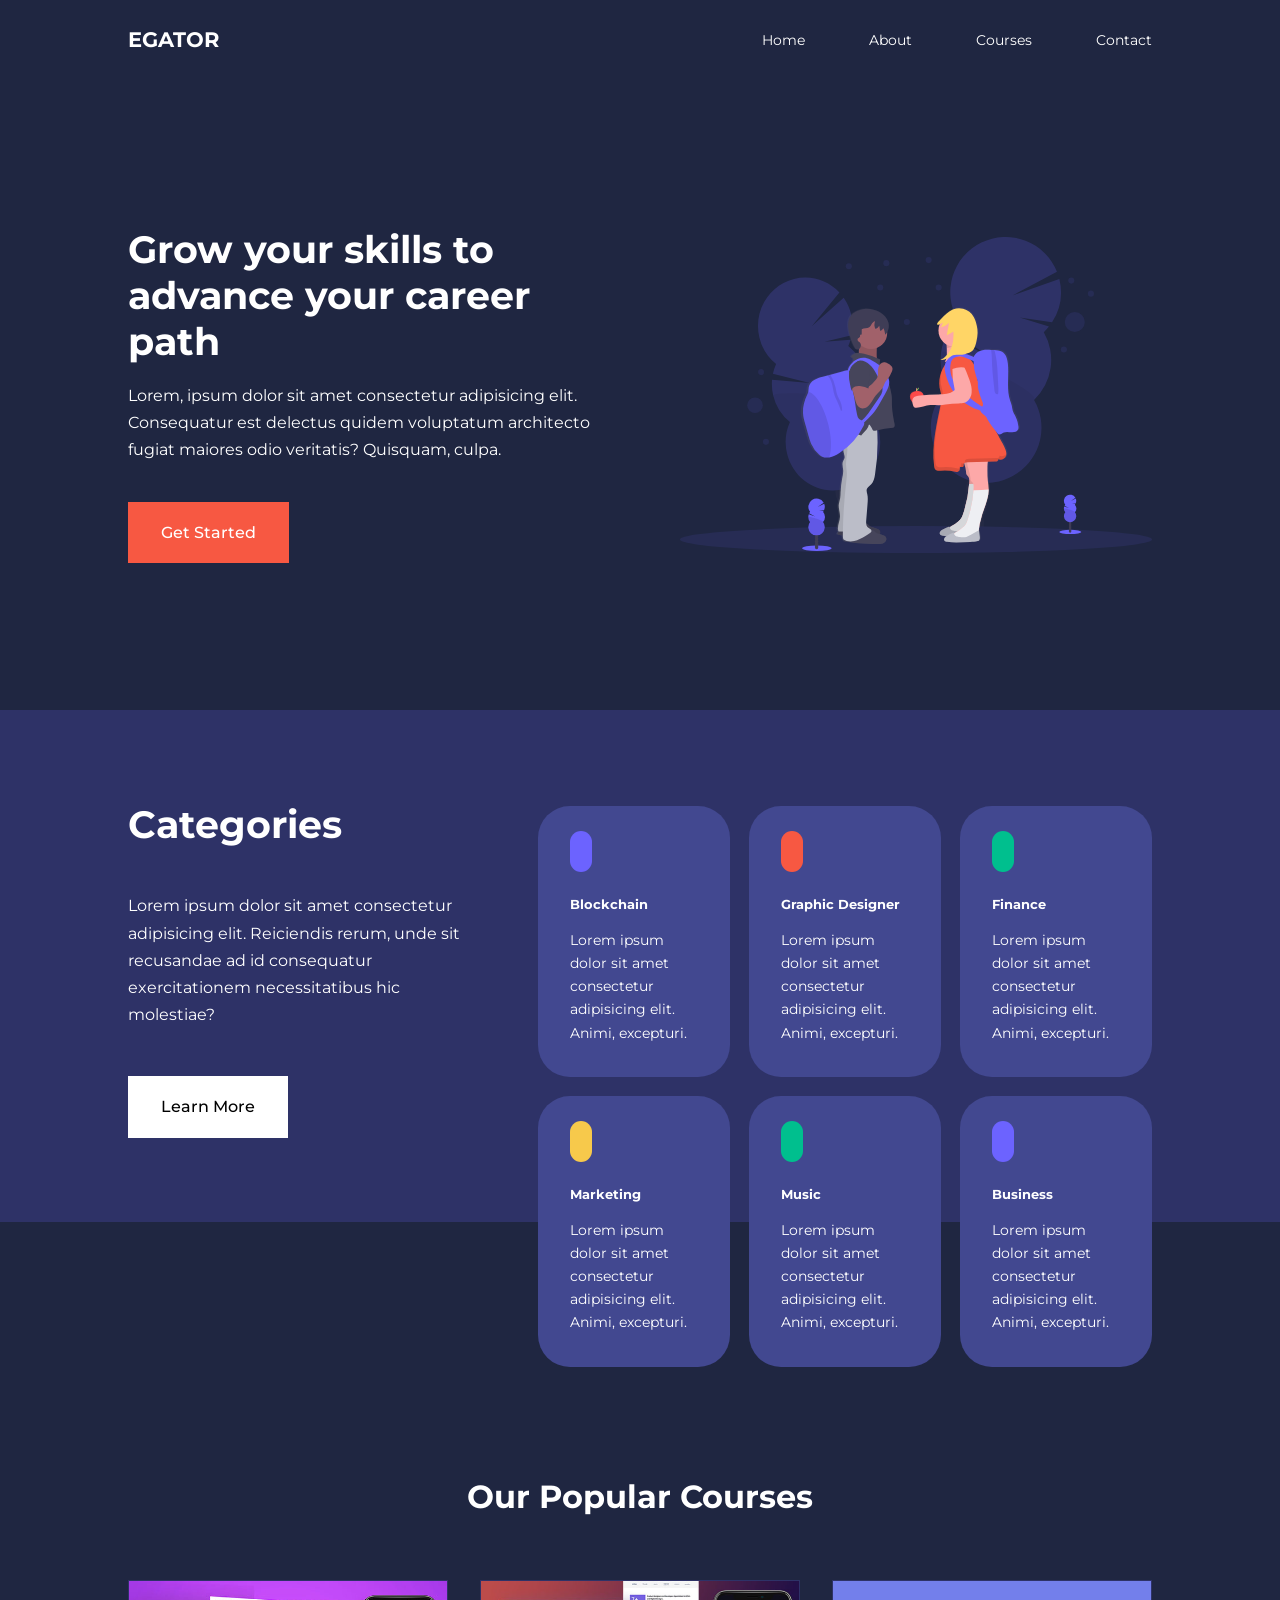
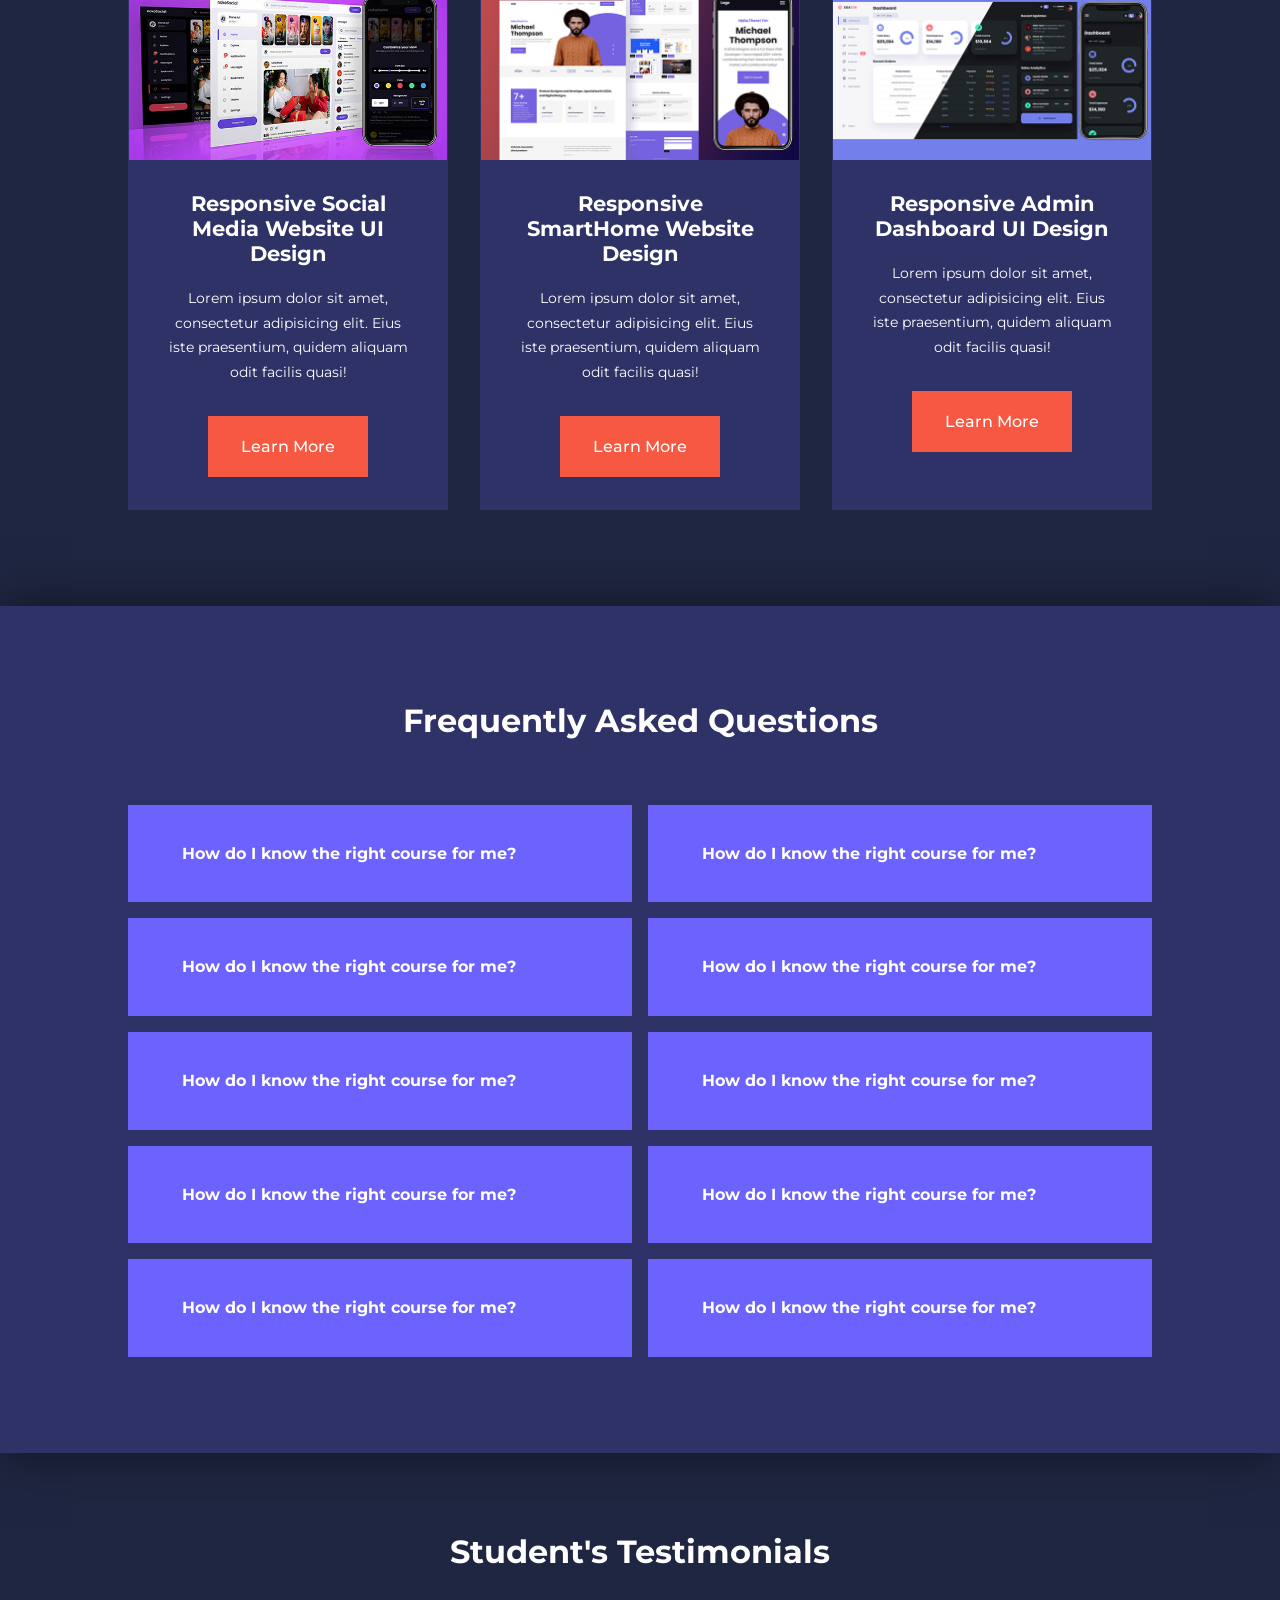
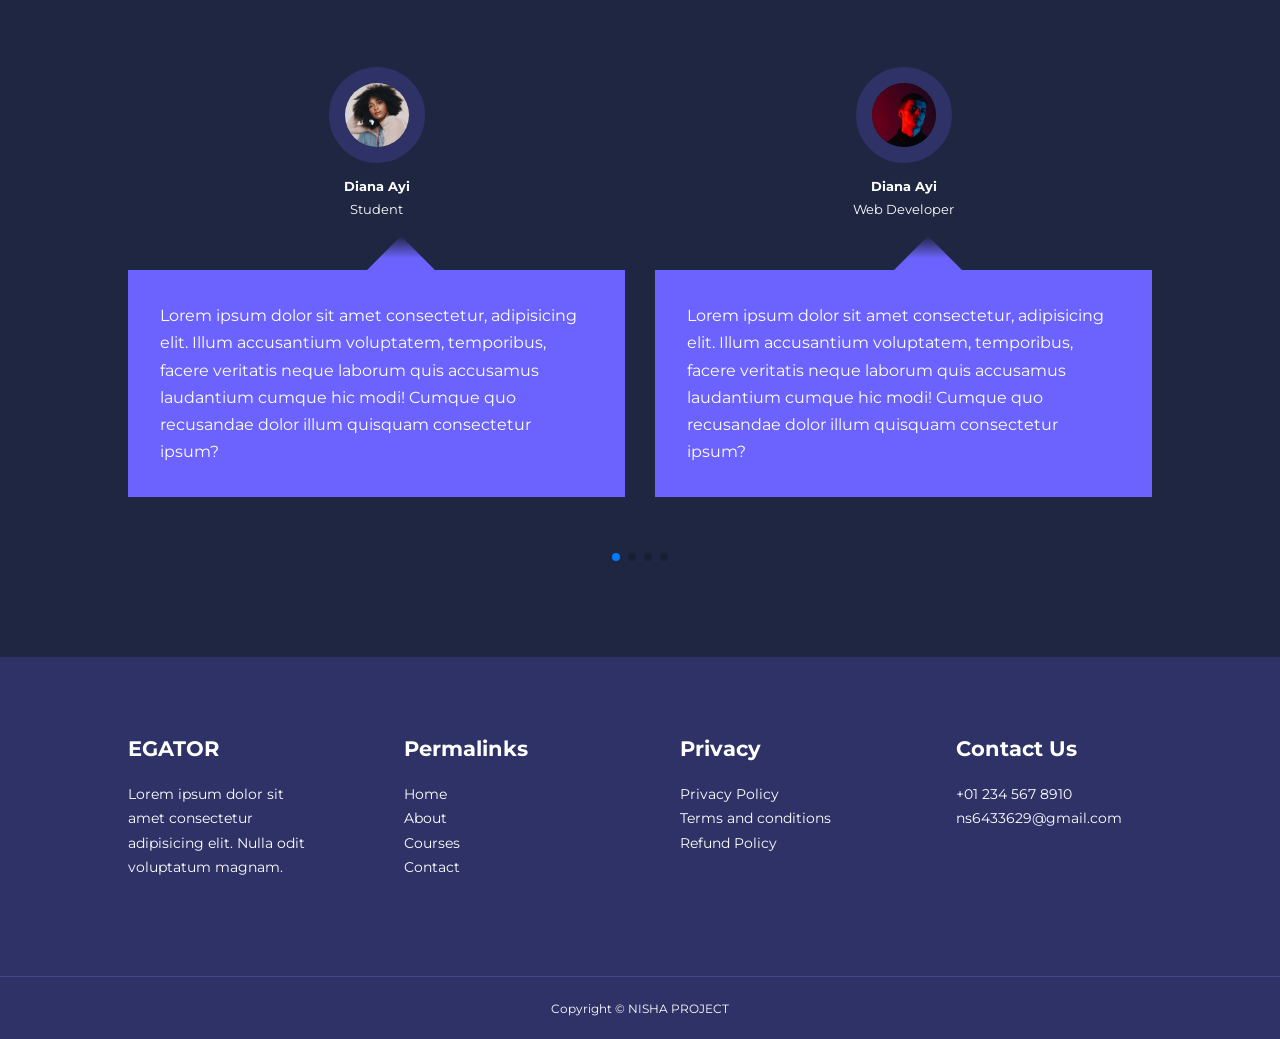
<file: index.html>
<!DOCTYPE html>
<html lang="en">

<head>
    <meta charset="UTF-8">
    <meta name="google-site-verification" content="iPq1UwB_pixr00wGNYa2ZItqYzu4Z1v9UqjjdVri78c" />
    <meta name="viewport" content="width=device-width, initial-scale=1.0">
    <title>Responsive Multiple Education Website Using HTML, CSS & JavaScript</title>
    <link rel="stylesheet" href="./CSS/style.css">

    <!----- ICONSCOUT CDN ------>
    <link rel="stylesheet" href="https://unicons.iconscout.com/release/v4.2.0/css/line.css">

    <!-- GOOGLE FONTS (MONTSERRAT)  -->
    <link rel="preconnect" href="https://fonts.googleapis.com">
    <link rel="preconnect" href="https://fonts.gstatic.com" crossorigin>
    <link
        href="https://fonts.googleapis.com/css2?family=Montserrat:wght@300;400;500;600;700;800;900&family=Poppins:wght@100;200;300;400;600;700&display=swap"
        rel="stylesheet">

    <!-- SWIPER JS   -->
    <link rel="stylesheet" href="https://cdn.jsdelivr.net/npm/swiper@10/swiper-bundle.min.css" />
    <script src="https://cdn.jsdelivr.net/npm/swiper@10/swiper-bundle.min.js"></script>
</head>

<body>
    <!-- =========================== START OF NAVBAR ====================  -->
    <nav>
        <div class="container nav__container">
            <a href="index.html">
                <h4>EGATOR</h4>
            </a>
            <ul class="nav__menu">
                <li><a href="index.html">Home</a></li>
                <li><a href="about.html">About</a></li>
                <li><a href="courses.html">Courses</a></li>
                <li><a href="contact.html">Contact</a></li>
            </ul>
            <button id="open-menu-btn"><i class="uil uil-bars"></i></button>
            <button id="close-menu-btn"><i class="uil uil-multiply"></i></button>
        </div>
    </nav>
    <!-- =========================== END OF NAVBAR ====================  -->



    <!-- =========================== START OF HEADER ====================  -->
    <header>
        <div class="container header_container">
            <div class="header_left">
                <h1>Grow your skills to advance your career path</h1>
                <p>Lorem, ipsum dolor sit amet consectetur adipisicing elit. Consequatur est delectus quidem voluptatum
                    architecto fugiat maiores odio veritatis? Quisquam, culpa.</p>
                <a href="courses.html" class="btn btn-primary">Get Started</a>
            </div>
            <div class="header_right">
                <div class="header_right_image">
                    <img src="./images/header.svg" alt="">
                </div>
            </div>
        </div>
    </header>
    <!-- =========================== END OF NAVBAR ====================  -->



    <!-- =========================== START OF CATEGORIES ====================  -->
    <section class="categories">
        <div class="container categories__container">
            <div class="categories__left">
                <h1>Categories</h1>
                <p>
                    Lorem ipsum dolor sit amet consectetur adipisicing elit. Reiciendis rerum, unde sit recusandae ad id
                    consequatur exercitationem necessitatibus hic molestiae?
                </p>
                <a href="#" class="btn">Learn More</a>
            </div>

            <div class="categories__right">
                <article class="category">
                    <span class="category__icon"><i class="uil uil-bitcoin-circle"></i></span>
                    <h5>Blockchain</h5>
                    <p>Lorem ipsum dolor sit amet consectetur adipisicing elit. Animi, excepturi.</p>
                </article>


                <article class="category">
                    <span class="category__icon"><i class="uil uil-palette"></i></span>
                    <h5>Graphic Designer</h5>
                    <p>Lorem ipsum dolor sit amet consectetur adipisicing elit. Animi, excepturi.</p>
                </article>


                <article class="category">
                    <span class="category__icon"><i class="uil uil-usd-circle"></i></span>
                    <h5>Finance</h5>
                    <p>Lorem ipsum dolor sit amet consectetur adipisicing elit. Animi, excepturi.</p>
                </article>


                <article class="category">
                    <span class="category__icon"><i class="uil uil-megaphone"></i></span>
                    <h5>Marketing</h5>
                    <p>Lorem ipsum dolor sit amet consectetur adipisicing elit. Animi, excepturi.</p>
                </article>

                <article class="category">
                    <span class="category__icon"><i class="uil uil-music"></i></span>
                    <h5>Music</h5>
                    <p>Lorem ipsum dolor sit amet consectetur adipisicing elit. Animi, excepturi.</p>
                </article>


                <article class="category">
                    <span class="category__icon"><i class="uil uil-puzzle-piece"></i></span>
                    <h5>Business</h5>
                    <p>Lorem ipsum dolor sit amet consectetur adipisicing elit. Animi, excepturi.</p>
                </article>
            </div>
        </div>
    </section>
    <!-- =========================== END OF CATEGORIES ====================  -->



    <!-- =========================== START OF COURSES ====================  -->
    <section class="courses">
        <h2>Our Popular Courses</h2>
        <div class="container courses_container">
            <article class="course">
                <div class="course_image">
                    <img src="./images/course1.jpg" alt="">
                </div>
                <div class="course_info">
                    <h4>Responsive Social Media Website UI Design</h4>
                    <p>Lorem ipsum dolor sit amet, consectetur adipisicing elit. Eius iste praesentium, quidem aliquam
                        odit facilis quasi!</p>
                    <a href="courses.html" class="btn btn-primary">Learn More</a>
                </div>
            </article>

            <article class="course">
                <div class="course_image">
                    <img src="./images/course2.jpg" alt="">
                </div>
                <div class="course_info">
                    <h4>Responsive SmartHome Website Design</h4>
                    <p>Lorem ipsum dolor sit amet, consectetur adipisicing elit. Eius iste praesentium, quidem aliquam
                        odit facilis quasi!</p>
                    <a href="courses.html" class="btn btn-primary">Learn More</a>
                </div>
            </article>

            <article class="course">
                <div class="course_image">
                    <img src="./images/course3.jpg" alt="">
                </div>
                <div class="course_info">
                    <h4>Responsive Admin Dashboard UI Design</h4>
                    <p>Lorem ipsum dolor sit amet, consectetur adipisicing elit. Eius iste praesentium, quidem aliquam
                        odit facilis quasi!</p>
                    <a href="courses.html" class="btn btn-primary">Learn More</a>
                </div>
            </article>
        </div>

    </section>
    <!-- =========================== END OF COURSES ====================  -->



    <!-- =========================== START OF FREQUENTLY ====================  -->
    <section class="faqs">
        <h2>Frequently Asked Questions</h2>
        <div class="container faqs__container">
            <article class="faq">
                <div class="faq__icon"><i class="uil uil-plus"></i></div>
                <div class="question__answer">
                    <h4>How do I know the right course for me?</h4>
                    <p>
                        Lorem ipsum dolor sit amet consectetur adipisicing elit. At modi quisquam expedita, perferendis
                        amet molestiae autem optio quaerat.
                    </p>
                </div>
            </article>

            <article class="faq">
                <div class="faq__icon"><i class="uil uil-plus"></i></div>
                <div class="question__answer">
                    <h4>How do I know the right course for me?</h4>
                    <p>
                        Lorem ipsum dolor sit amet consectetur adipisicing elit. At modi quisquam expedita, perferendis
                        amet molestiae autem optio quaerat.
                    </p>
                </div>
            </article>

            <article class="faq">
                <div class="faq__icon"><i class="uil uil-plus"></i></div>
                <div class="question__answer">
                    <h4>How do I know the right course for me?</h4>
                    <p>
                        Lorem ipsum dolor sit amet consectetur adipisicing elit. At modi quisquam expedita, perferendis
                        amet molestiae autem optio quaerat.
                    </p>
                </div>
            </article>

            <article class="faq">
                <div class="faq__icon"><i class="uil uil-plus"></i></div>
                <div class="question__answer">
                    <h4>How do I know the right course for me?</h4>
                    <p>
                        Lorem ipsum dolor sit amet consectetur adipisicing elit. At modi quisquam expedita, perferendis
                        amet molestiae autem optio quaerat.
                    </p>
                </div>
            </article>

            <article class="faq">
                <div class="faq__icon"><i class="uil uil-plus"></i></div>
                <div class="question__answer">
                    <h4>How do I know the right course for me?</h4>
                    <p>
                        Lorem ipsum dolor sit amet consectetur adipisicing elit. At modi quisquam expedita, perferendis
                        amet molestiae autem optio quaerat.
                    </p>
                </div>
            </article>

            <article class="faq">
                <div class="faq__icon"><i class="uil uil-plus"></i></div>
                <div class="question__answer">
                    <h4>How do I know the right course for me?</h4>
                    <p>
                        Lorem ipsum dolor sit amet consectetur adipisicing elit. At modi quisquam expedita, perferendis
                        amet molestiae autem optio quaerat.
                    </p>
                </div>
            </article>

            <article class="faq">
                <div class="faq__icon"><i class="uil uil-plus"></i></div>
                <div class="question__answer">
                    <h4>How do I know the right course for me?</h4>
                    <p>
                        Lorem ipsum dolor sit amet consectetur adipisicing elit. At modi quisquam expedita, perferendis
                        amet molestiae autem optio quaerat.
                    </p>
                </div>
            </article>

            <article class="faq">
                <div class="faq__icon"><i class="uil uil-plus"></i></div>
                <div class="question__answer">
                    <h4>How do I know the right course for me?</h4>
                    <p>
                        Lorem ipsum dolor sit amet consectetur adipisicing elit. At modi quisquam expedita, perferendis
                        amet molestiae autem optio quaerat.
                    </p>
                </div>
            </article>

            <article class="faq">
                <div class="faq__icon"><i class="uil uil-plus"></i></div>
                <div class="question__answer">
                    <h4>How do I know the right course for me?</h4>
                    <p>
                        Lorem ipsum dolor sit amet consectetur adipisicing elit. At modi quisquam expedita, perferendis
                        amet molestiae autem optio quaerat.
                    </p>
                </div>
            </article>

            <article class="faq">
                <div class="faq__icon"><i class="uil uil-plus"></i></div>
                <div class="question__answer">
                    <h4>How do I know the right course for me?</h4>
                    <p>
                        Lorem ipsum dolor sit amet consectetur adipisicing elit. At modi quisquam expedita, perferendis
                        amet molestiae autem optio quaerat.
                    </p>
                </div>
            </article>
        </div>
    </section>
    <!-- =========================== END OF FREQUENTLY ====================  -->



    <!-- =========================== START OF TESTIMONIAL ====================  -->
    <section class="container testimonials_container swiper mySwiper">
        <h2>Student's Testimonials</h2>
        <div class="swiper-wrapper">
            <article class="testimonial swiper-slide">
                <div class="avatar">
                    <img src="./images/avatar1.jpg">
                </div>
                <div class="testimonials_info">
                    <h5>Diana Ayi</h5>
                    <small>Student</small>
                </div>
                <div class="testimonial_body">
                    <p>Lorem ipsum dolor sit amet consectetur, adipisicing elit. Illum accusantium voluptatem,
                        temporibus, facere veritatis neque laborum quis accusamus laudantium cumque hic modi! Cumque quo
                        recusandae dolor illum quisquam consectetur ipsum?</p>
                </div>
            </article>

            <article class="testimonial swiper-slide">
                <div class="avatar">
                    <img src="./images/avatar2.jpg">
                </div>
                <div class="testimonials_info">
                    <h5>Diana Ayi</h5>
                    <small>Web Developer</small>
                </div>
                <div class="testimonial_body">
                    <p>Lorem ipsum dolor sit amet consectetur, adipisicing elit. Illum accusantium voluptatem,
                        temporibus, facere veritatis neque laborum quis accusamus laudantium cumque hic modi! Cumque quo
                        recusandae dolor illum quisquam consectetur ipsum?</p>
                </div>
            </article>

            <article class="testimonial swiper-slide">
                <div class="avatar">
                    <img src="./images/avatar3.jpg">
                </div>
                <div class="testimonials_info">
                    <h5>Diana Ayi</h5>
                    <small>Student</small>
                </div>
                <div class="testimonial_body">
                    <p>Lorem ipsum dolor sit amet consectetur, adipisicing elit. Illum accusantium voluptatem,
                        temporibus, facere veritatis neque laborum quis accusamus laudantium cumque hic modi! Cumque quo
                        recusandae dolor illum quisquam consectetur ipsum?</p>
                </div>
            </article>

            <article class="testimonial swiper-slide">
                <div class="avatar">
                    <img src="./images/avatar4.jpg">
                </div>
                <div class="testimonials_info">
                    <h5>Diana Ayi</h5>
                    <small>Student</small>
                </div>
                <div class="testimonial_body">
                    <p>Lorem ipsum dolor sit amet consectetur, adipisicing elit. Illum accusantium voluptatem,
                        temporibus, facere veritatis neque laborum quis accusamus laudantium cumque hic modi! Cumque quo
                        recusandae dolor illum quisquam consectetur ipsum?</p>
                </div>
            </article>

            <article class="testimonial swiper-slide">
                <div class="avatar">
                    <img src="./images/avatar5.jpg">
                </div>
                <div class="testimonials_info">
                    <h5>Diana Ayi</h5>
                    <small>Student</small>
                </div>
                <div class="testimonial_body">
                    <p>Lorem ipsum dolor sit amet consectetur, adipisicing elit. Illum accusantium voluptatem,
                        temporibus, facere veritatis neque laborum quis accusamus laudantium cumque hic modi! Cumque quo
                        recusandae dolor illum quisquam consectetur ipsum?</p>
                </div>
            </article>
        </div>
        <div class="swiper-pagination"></div>
    </section>
    <!-- =========================== END OF TESTIMONIALS ====================  -->



    <!-- =========================== START OF FOOTER ====================  -->
    <footer class="Footer">
        <div class="container footer__container">
            <div class="footer__1">
                <a href="index.html" class="footer__logo">
                    <h4>EGATOR</h4>
                </a>
                <p>
                    Lorem ipsum dolor sit amet consectetur adipisicing elit. Nulla odit voluptatum magnam.
                </p>
            </div>

            <div class="footer_2">
                <h4>Permalinks</h4>
                <ul class="permalinks">
                    <li><a href="index.html">Home</a></li>
                    <li><a href="about.html">About</a></li>
                    <li><a href="courses.html">Courses</a></li>
                    <li><a href="contact.html">Contact</a></li>
                </ul>
            </div>


            <div class="footer__3">
                <h4>Privacy</h4>
                <ul class="privacy">
                    <li><a href="#">Privacy Policy</a></li>
                    <li><a href="#">Terms and conditions</a></li>
                    <li><a href="#">Refund Policy</a></li>
                </ul>
            </div>

            <div class="footer__4">
                <h4>Contact Us</h4>
                <div>
                    <p>+01 234 567 8910</p>
                    <p>ns6433629@gmail.com</p>
                </div>

                <ul class="footer__socials">
                    <li>
                        <a href="#"><i class="uil uil-facebook-f"></i></a>
                    </li>
                    <li>
                        <a href="#"><i class="uil uil-instagram-alt"></i></a>
                    </li>
                    <li>
                        <a href="#"><i class="uil uil-twitter"></i></a>
                    </li>
                    <li>
                        <a href="#"><i class="uil uil-linkedin-alt"></i></a>
                    </li>
                </ul>
            </div>
        </div>
        <div class="footer_copyright">
            <small>Copyright &copy; NISHA PROJECT </small>
        </div>
    </footer>
    <!-- =========================== END OF FOOTER ====================  -->



    <!-- For the testimonial Pagination  -->
    <!-- Initialize Swiper -->

    <script>
        var swiper = new Swiper(".mySwiper", {
            slidesPerView: 1,
            spaceBetween: 30,
            pagination: {
                el: ".swiper-pagination",
                clickable: true,
            },
            // When window width is >=600px
            breakpoints: {
                600: {
                    slidesPerView: 2
                }
            }
        });
    </script>
    <script src="./main.js"></script>
</body>

</html>
</file>
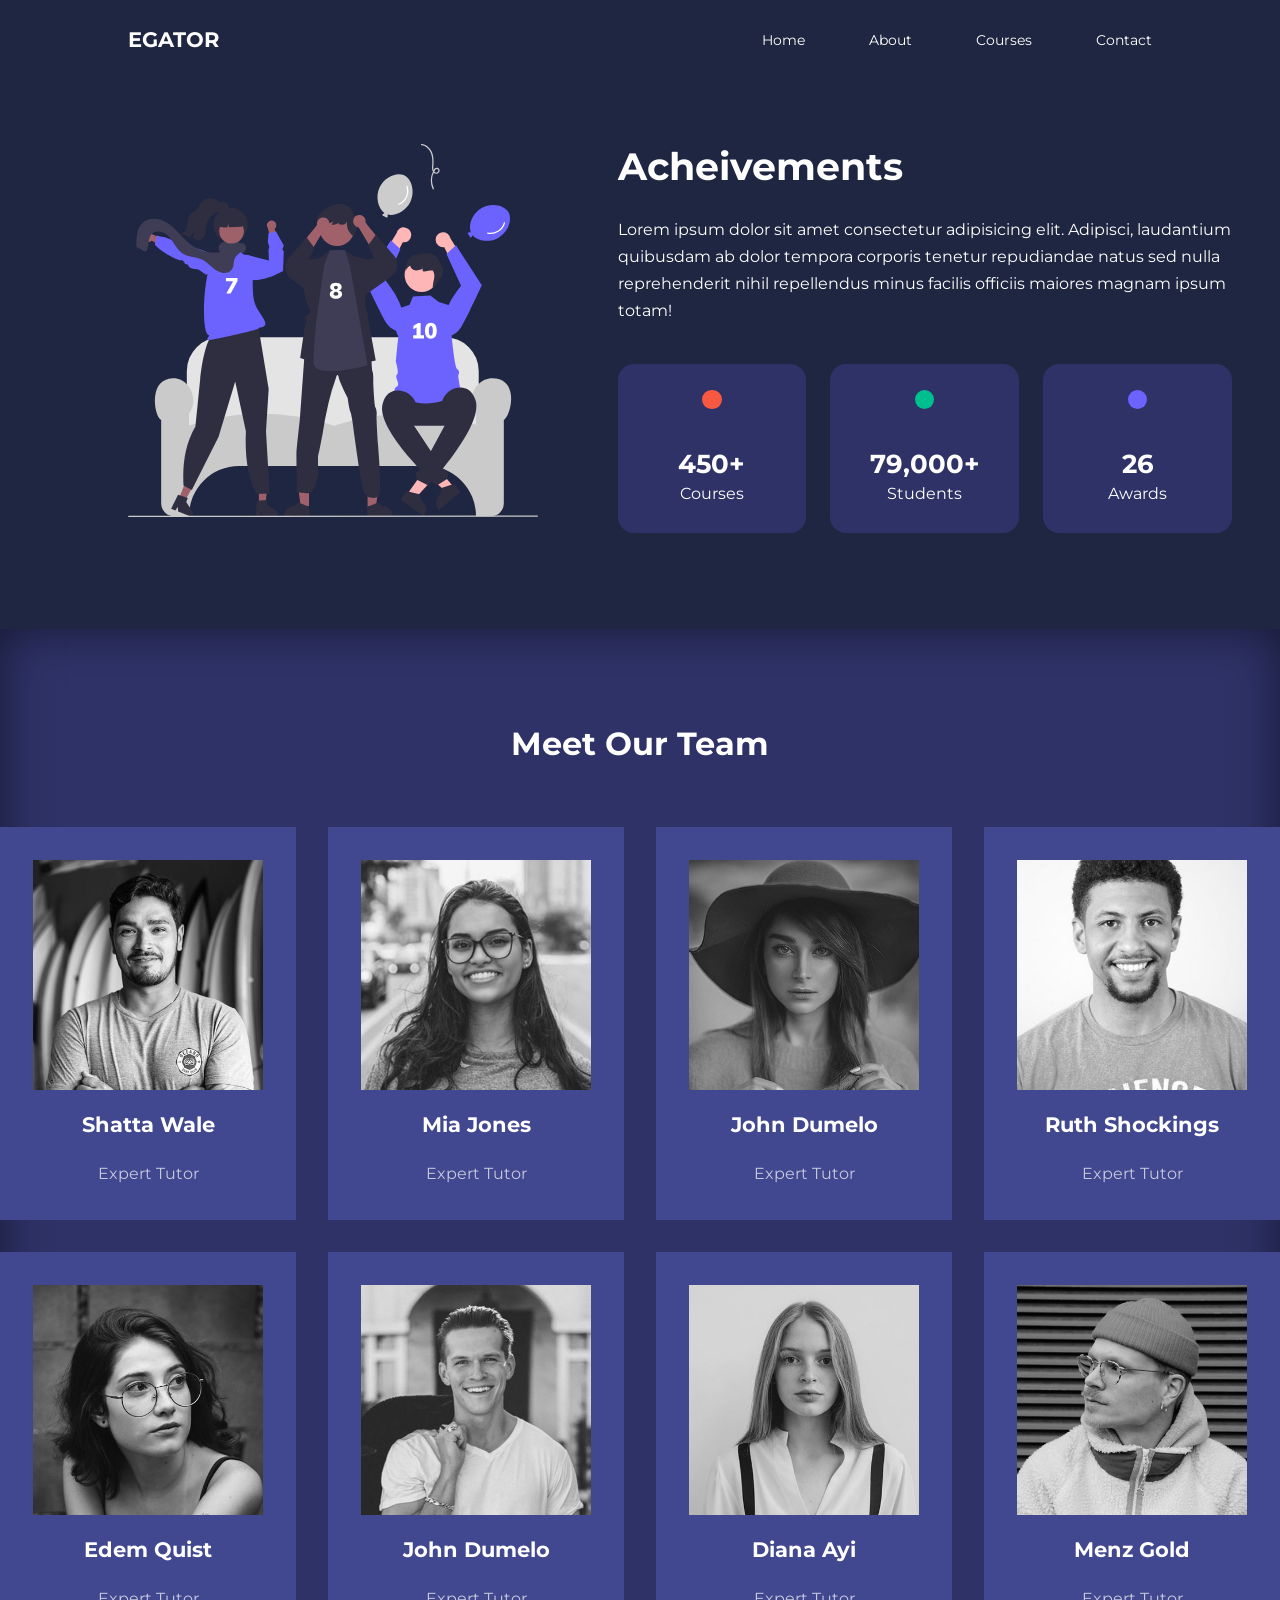
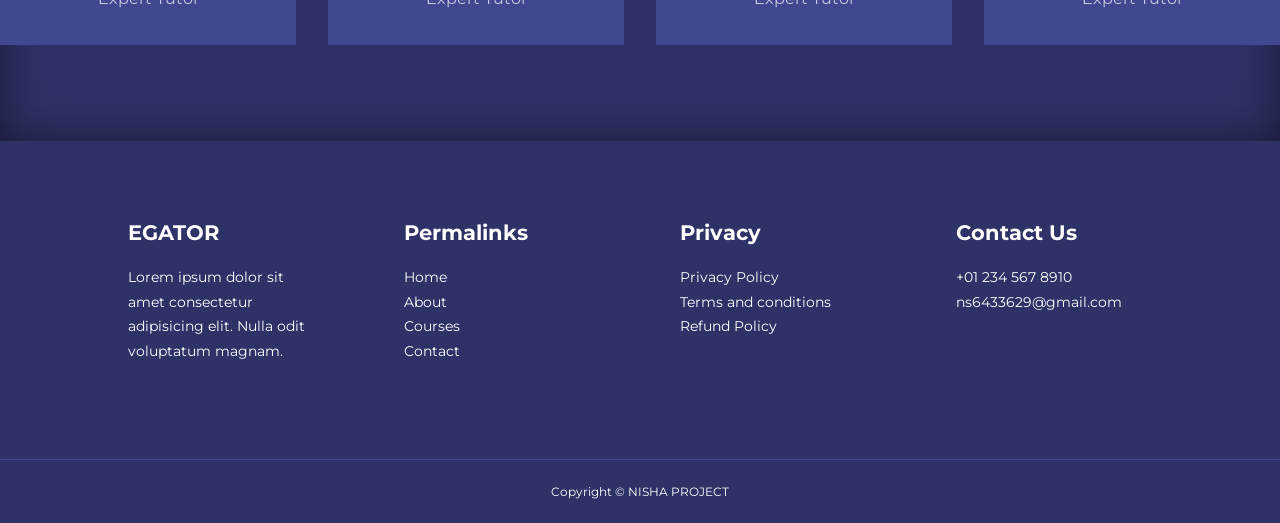
<file: about.html>
<!DOCTYPE html>
<html lang="en">

<head>
    <meta charset="UTF-8">
    <meta name="viewport" content="width=device-width, initial-scale=1.0">
    <title>Responsive Multiple Education Website Using HTML, CSS & JavaScript</title>

    <link rel="stylesheet" href="./CSS/style.css">
    <link rel="stylesheet" href="./CSS/about.css">

    <!----- ICONSCOUT CDN ------>
    <link rel="stylesheet" href="https://unicons.iconscout.com/release/v4.2.0/css/line.css">

    <!-- GOOGLE FONTS (MONTSERRAT)  -->
    <link rel="preconnect" href="https://fonts.googleapis.com">
    <link rel="preconnect" href="https://fonts.gstatic.com" crossorigin>
    <link
        href="https://fonts.googleapis.com/css2?family=Montserrat:wght@300;400;500;600;700;800;900&family=Poppins:wght@100;200;300;400;600;700&display=swap"
        rel="stylesheet">

</head>

<body>
    <!-- =========================== START OF NAVBAR ====================  -->
    <nav>
        <div class="container nav__container">
            <a href="index.html">
                <h4>EGATOR</h4>
            </a>
            <ul class="nav__menu">
                <li><a href="index.html">Home</a></li>
                <li><a href="about.html">About</a></li>
                <li><a href="courses.html">Courses</a></li>
                <li><a href="contact.html">Contact</a></li>
            </ul>
            <button id="open-menu-btn"><i class="uil uil-bars"></i></button>
            <button id="close-menu-btn"><i class="uil uil-multiply"></i></button>
        </div>
    </nav>
    <!-- =========================== END OF NAVBAR ==================== -->



    <!-- =========================== START OF ABOUT ACHIEVEMENTS ==================== -->
    <section class="about__achievements">
        <div class="container about__achievements-container">
            <div class="about__achievements-lefts">
                <img src="./images/about achievements.svg">
            </div>

            <div class="about__achievements-right">
                <h1>Acheivements</h1>
                <P>
                    Lorem ipsum dolor sit amet consectetur adipisicing elit. Adipisci, laudantium quibusdam ab dolor
                    tempora corporis tenetur repudiandae natus sed nulla reprehenderit nihil repellendus minus facilis
                    officiis maiores magnam ipsum totam!
                </P>
                <div class="achievements__cards">
                    <article class="achievements__card">
                        <span class="achievement__icons">
                            <i class="uil uil-video"></i>
                        </span>
                        <h3>450+</h3>
                        <p>Courses</p>
                    </article>

                    <article class="achievements__card">
                        <span class="achievement__icons">
                            <i class="uil uil-users-alt"></i>
                        </span>
                        <h3>79,000+</h3>
                        <p>Students</p>
                    </article>

                    <article class="achievements__card">
                        <span class="achievement__icons">
                            <i class="uil uil-trophy"></i>
                        </span>
                        <h3>26</h3>
                        <p>Awards</p>
                    </article>
                </div>
            </div>
        </div>
    </section>
    <!-- ================== END OF ACHIEVEMENTS ================== -->



    <!-- ================== MEET OUR TEAM ================== -->

    <section class="team">
        <h2>Meet Our Team</h2>
        <div class="conatainer team__container">
            <article class="team__member">
                <div class="team__member-image">
                    <img src="./images/tm1.jpg">
                </div>
                <div class="team__member-info">
                    <h4>Shatta Wale</h4>
                    <p>Expert Tutor</p>
                </div>
                <div class="team__member-socials">
                    <a href="https:instagram.com" target="_blank"><i class="uil uil-instagram"></i></a>
                    <a href="https:twitter.com" target="_blank"><i class="uil uil-twitter-alt"></i></a>
                    <a href="https:linkedin.com" target="_blank"><i class="uil uil-linkedin-alt"></i></a>
                </div>
            </article>

            <article class="team__member">
                <div class="team__member-image">
                    <img src="./images/tm2.jpg">
                </div>
                <div class="team__member-info">
                    <h4>Mia Jones</h4>
                    <p>Expert Tutor</p>
                </div>
                <div class="team__member-socials">
                    <a href="https:instagram.com" target="_blank"><i class="uil uil-instagram"></i></a>
                    <a href="https:twitter.com" target="_blank"><i class="uil uil-twitter-alt"></i></a>
                    <a href="https:linkedin.com" target="_blank"><i class="uil uil-linkedin-alt"></i></a>
                </div>
            </article>

            <article class="team__member">
                <div class="team__member-image">
                    <img src="./images/tm3.jpg">
                </div>
                <div class="team__member-info">
                    <h4>John Dumelo</h4>
                    <p>Expert Tutor</p>
                </div>
                <div class="team__member-socials">
                    <a href="https:instagram.com" target="_blank"><i class="uil uil-instagram"></i></a>
                    <a href="https:twitter.com" target="_blank"><i class="uil uil-twitter-alt"></i></a>
                    <a href="https:linkedin.com" target="_blank"><i class="uil uil-linkedin-alt"></i></a>
                </div>
            </article>

            <article class="team__member">
                <div class="team__member-image">
                    <img src="./images/tm4.jpg">
                </div>
                <div class="team__member-info">
                    <h4>Ruth Shockings</h4>
                    <p>Expert Tutor</p>
                </div>
                <div class="team__member-socials">
                    <a href="https:instagram.com" target="_blank"><i class="uil uil-instagram"></i></a>
                    <a href="https:twitter.com" target="_blank"><i class="uil uil-twitter-alt"></i></a>
                    <a href="https:linkedin.com" target="_blank"><i class="uil uil-linkedin-alt"></i></a>
                </div>
            </article>

            <article class="team__member">
                <div class="team__member-image">
                    <img src="./images/tm5.jpg">
                </div>
                <div class="team__member-info">
                    <h4>Edem Quist</h4>
                    <p>Expert Tutor</p>
                </div>
                <div class="team__member-socials">
                    <a href="https:instagram.com" target="_blank"><i class="uil uil-instagram"></i></a>
                    <a href="https:twitter.com" target="_blank"><i class="uil uil-twitter-alt"></i></a>
                    <a href="https:linkedin.com" target="_blank"><i class="uil uil-linkedin-alt"></i></a>
                </div>
            </article>

            <article class="team__member">
                <div class="team__member-image">
                    <img src="./images/tm6.jpg">
                </div>
                <div class="team__member-info">
                    <h4>John Dumelo</h4>
                    <p>Expert Tutor</p>
                </div>
                <div class="team__member-socials">
                    <a href="https:instagram.com" target="_blank"><i class="uil uil-instagram"></i></a>
                    <a href="https:twitter.com" target="_blank"><i class="uil uil-twitter-alt"></i></a>
                    <a href="https:linkedin.com" target="_blank"><i class="uil uil-linkedin-alt"></i></a>
                </div>
            </article>

            <article class="team__member">
                <div class="team__member-image">
                    <img src="./images/tm7.jpg">
                </div>
                <div class="team__member-info">
                    <h4>Diana Ayi</h4>
                    <p>Expert Tutor</p>
                </div>
                <div class="team__member-socials">
                    <a href="https:instagram.com" target="_blank"><i class="uil uil-instagram"></i></a>
                    <a href="https:twitter.com" target="_blank"><i class="uil uil-twitter-alt"></i></a>
                    <a href="https:linkedin.com" target="_blank"><i class="uil uil-linkedin-alt"></i></a>
                </div>
            </article>

            <article class="team__member">
                <div class="team__member-image">
                    <img src="./images/tm8.jpg">
                </div>
                <div class="team__member-info">
                    <h4>Menz Gold</h4>
                    <p>Expert Tutor</p>
                </div>
                <div class="team__member-socials">
                    <a href="https:instagram.com" target="_blank"><i class="uil uil-instagram"></i></a>
                    <a href="https:twitter.com" target="_blank"><i class="uil uil-twitter-alt"></i></a>
                    <a href="https:linkedin.com" target="_blank"><i class="uil uil-linkedin-alt"></i></a>
                </div>
            </article>
        </div>
    </section>
    <!-- ================== END OF TEAM ================== -->



    <!-- ==================START OF FOOTER ================== -->
    <footer class="Footer">
        <div class="container footer__container">
            <div class="footer__1">
                <a href="index.html" class="footer__logo">
                    <h4>EGATOR</h4>
                </a>
                <p>
                    Lorem ipsum dolor sit amet consectetur adipisicing elit. Nulla odit voluptatum magnam.
                </p>
            </div>

            <div class="footer_2">
                <h4>Permalinks</h4>
                <ul class="permalinks">
                    <li><a href="index.html">Home</a></li>
                    <li><a href="about.html">About</a></li>
                    <li><a href="courses.html">Courses</a></li>
                    <li><a href="contact.html">Contact</a></li>
                </ul>
            </div>

            <div class="footer__3">
                <h4>Privacy</h4>
                <ul class="privacy">
                    <li><a href="#">Privacy Policy</a></li>
                    <li><a href="#">Terms and conditions</a></li>
                    <li><a href="#">Refund Policy</a></li>
                </ul>
            </div>

            <div class="footer__4">
                <h4>Contact Us</h4>
                <div>
                    <p>+01 234 567 8910</p>
                    <p>ns6433629@gmail.com</p>
                </div>

                <ul class="footer__socials">
                    <li>
                        <a href="#"><i class="uil uil-facebook-f"></i></a>
                    </li>
                    <li>
                        <a href="#"><i class="uil uil-instagram-alt"></i></a>
                    </li>
                    <li>
                        <a href="#"><i class="uil uil-twitter"></i></a>
                    </li>
                    <li>
                        <a href="#"><i class="uil uil-linkedin-alt"></i></a>
                    </li>
                </ul>
            </div>
        </div>
        <div class="footer_copyright">
            <small>Copyright &copy; NISHA PROJECT </small>
        </div>
    </footer>
    <script src="./main.js"></script>
</body>

</html>
</file>
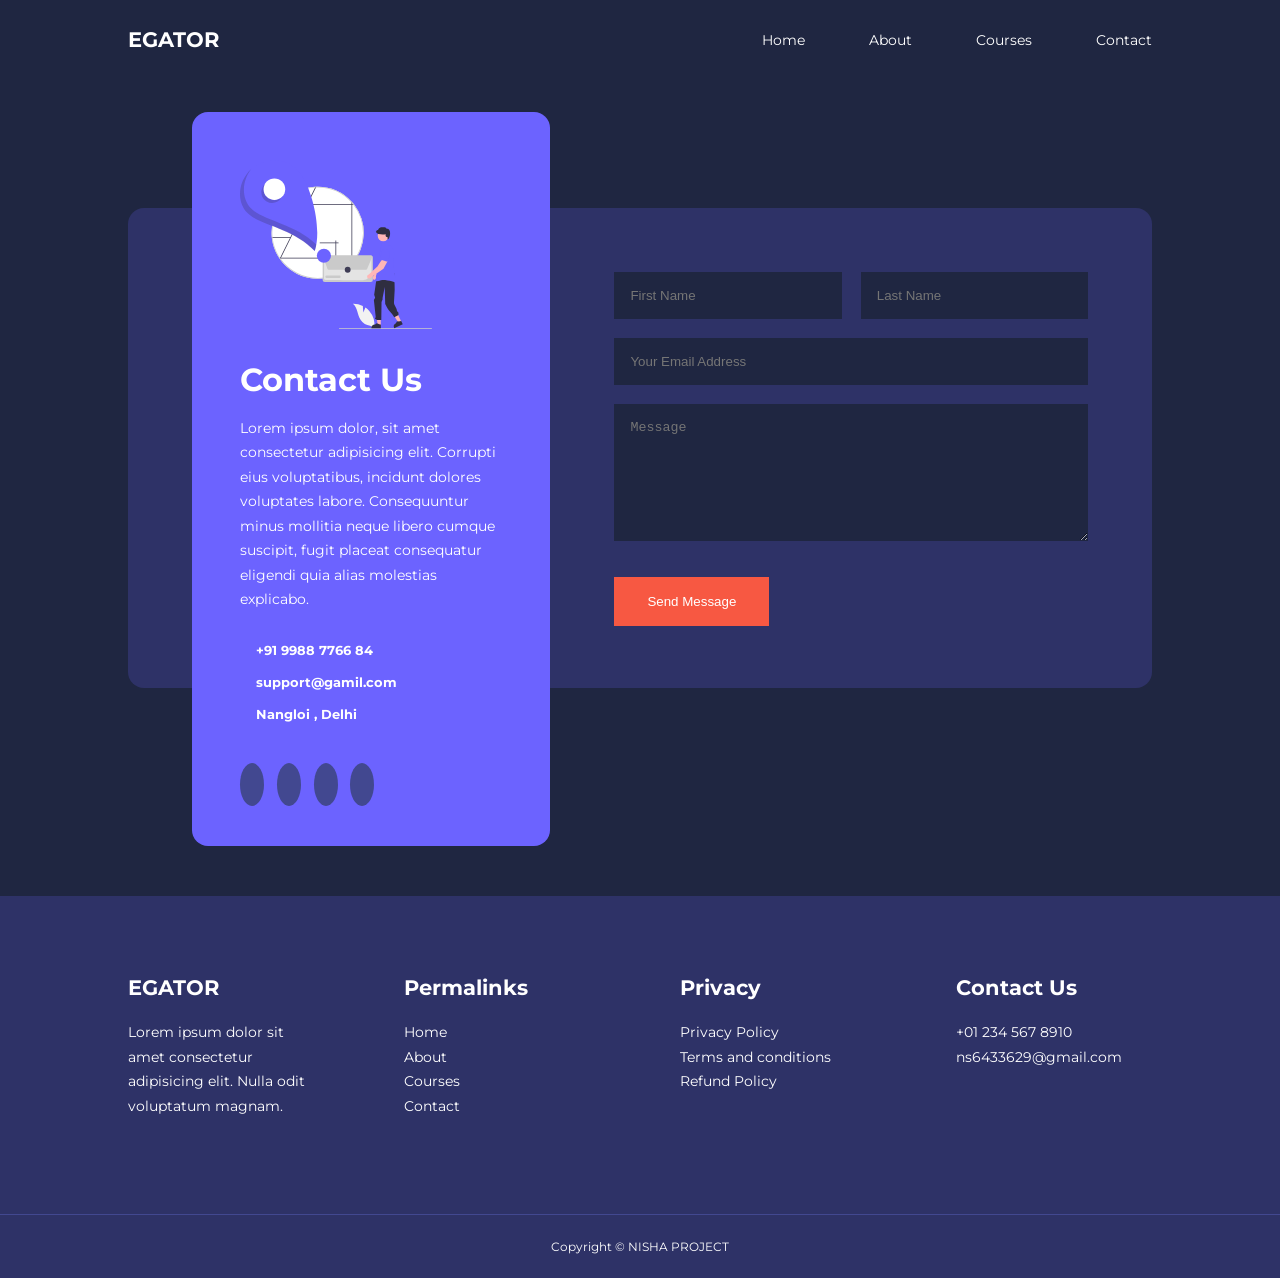
<file: contact.html>
<!DOCTYPE html>
<html lang="en">

<head>
    <meta charset="UTF-8">
    <meta name="viewport" content="width=device-width, initial-scale=1.0">
    <title>Responsive Multiple Education Website Using HTML, CSS & JavaScript</title>

    <link rel="stylesheet" href="./CSS/style.css">
    <link rel="stylesheet" href="./CSS/contact.css">


    <!----- ICONSCOUT CDN ------>
    <link rel="stylesheet" href="https://unicons.iconscout.com/release/v4.2.0/css/line.css">

    <!-- GOOGLE FONTS (MONTSERRAT)  -->
    <link rel="preconnect" href="https://fonts.googleapis.com">
    <link rel="preconnect" href="https://fonts.gstatic.com" crossorigin>
    <link
        href="https://fonts.googleapis.com/css2?family=Montserrat:wght@300;400;500;600;700;800;900&family=Poppins:wght@100;200;300;400;600;700&display=swap"
        rel="stylesheet">

</head>

<body>
    <!-- =========================== START OF NAVBAR ====================  -->
    <nav>
        <div class="container nav__container">
            <a href="index.html">
                <h4>EGATOR</h4>
            </a>
            <ul class="nav__menu">
                <li><a href="index.html">Home</a></li>
                <li><a href="about.html">About</a></li>
                <li><a href="courses.html">Courses</a></li>
                <li><a href="contact.html">Contact</a></li>
            </ul>
            <button id="open-menu-btn"><i class="uil uil-bars"></i></button>
            <button id="close-menu-btn"><i class="uil uil-multiply"></i></button>
        </div>
    </nav>
    <!-- =========================== END OF NAVBAR ====================  -->



    <!-- =========================== START OF FORM ====================  -->
    <section class="contact">
        <div class="container contact_container">
            <aside class="contact_aside">
                <div class="aside_image">
                    <img src="./images/contact.svg" alt="">
                </div>
                <h2>Contact Us</h2>
                <p>Lorem ipsum dolor, sit amet consectetur adipisicing elit. Corrupti eius voluptatibus, incidunt
                    dolores voluptates labore. Consequuntur minus mollitia neque libero cumque suscipit, fugit placeat
                    consequatur eligendi quia alias molestias explicabo.</p>
                <ul class="contact_details">
                    <li>
                        <i class="fa-solid fa-phone"></i>
                        <h5>+91 9988 7766 84</h5>
                    </li>
                    <li>
                        <i class="fa-solid fa-envelope"></i>
                        <h5>support@gamil.com</h5>
                    </li>
                    <li>
                        <i class="fa-solid fa-location-dot"></i>
                        <h5>Nangloi , Delhi</h5>
                    </li>
                </ul>
                <ul class="contact_socials">
                    <li><a href="https://facebook.com" target="_blank"><i class="uil uil-facebook-f"></i></a></li>
                    <li><a href="https://instagram.com" target="_blank"><i class="uil uil-instagram"></i></a></li>
                    <li><a href="https://twitter.com" target="_blank"><i class="uil uil-twitter"></i></a></li>
                    <li><a href="https://linkedin.com" target="_blank"><i class="uil uil-linkedin-alt"></i></a></li>
                </ul>
            </aside>


            <form class="contact_form" onsubmit="return false;">
                <div class="form_name">
                    <input type="text" placeholder="First Name" name="First name" required>
                    <input type="text" placeholder="Last Name" name="last name" required>
                </div>
                <input type="email" placeholder="Your Email Address" name="email" required>
                <textarea rows="7" placeholder="Message" name="message" required></textarea>
                <button type="submit" class="btn btn-primary">Send Message</button>
            </form>
        </div>
    </section>
    <!-- =========================== END OF FORM ====================  -->



    <!-- =========================== START OF FOOTER ====================  -->
    <footer class="Footer">
        <div class="container footer__container">
            <div class="footer__1">
                <a href="index.html" class="footer__logo">
                    <h4>EGATOR</h4>
                </a>
                <p>
                    Lorem ipsum dolor sit amet consectetur adipisicing elit. Nulla odit voluptatum magnam.
                </p>
            </div>

            <div class="footer_2">
                <h4>Permalinks</h4>
                <ul class="permalinks">
                    <li><a href="index.html">Home</a></li>
                    <li><a href="about.html">About</a></li>
                    <li><a href="courses.html">Courses</a></li>
                    <li><a href="contact.html">Contact</a></li>
                </ul>
            </div>

            <div class="footer__3">
                <h4>Privacy</h4>
                <ul class="privacy">
                    <li><a href="#">Privacy Policy</a></li>
                    <li><a href="#">Terms and conditions</a></li>
                    <li><a href="#">Refund Policy</a></li>
                </ul>
            </div>

            <div class="footer__4">
                <h4>Contact Us</h4>
                <div>
                    <p>+01 234 567 8910</p>
                    <p>ns6433629@gmail.com</p>
                </div>

                <ul class="footer__socials">
                    <li>
                        <a href="#"><i class="uil uil-facebook-f"></i></a>
                    </li>
                    <li>
                        <a href="#"><i class="uil uil-instagram-alt"></i></a>
                    </li>
                    <li>
                        <a href="#"><i class="uil uil-twitter"></i></a>
                    </li>
                    <li>
                        <a href="#"><i class="uil uil-linkedin-alt"></i></a>
                    </li>
                </ul>
            </div>
        </div>
        <div class="footer_copyright">
            <small>Copyright &copy; NISHA PROJECT </small>
        </div>
    </footer>
    <script src="./main.js"></script>
</body>

</html>
</file>
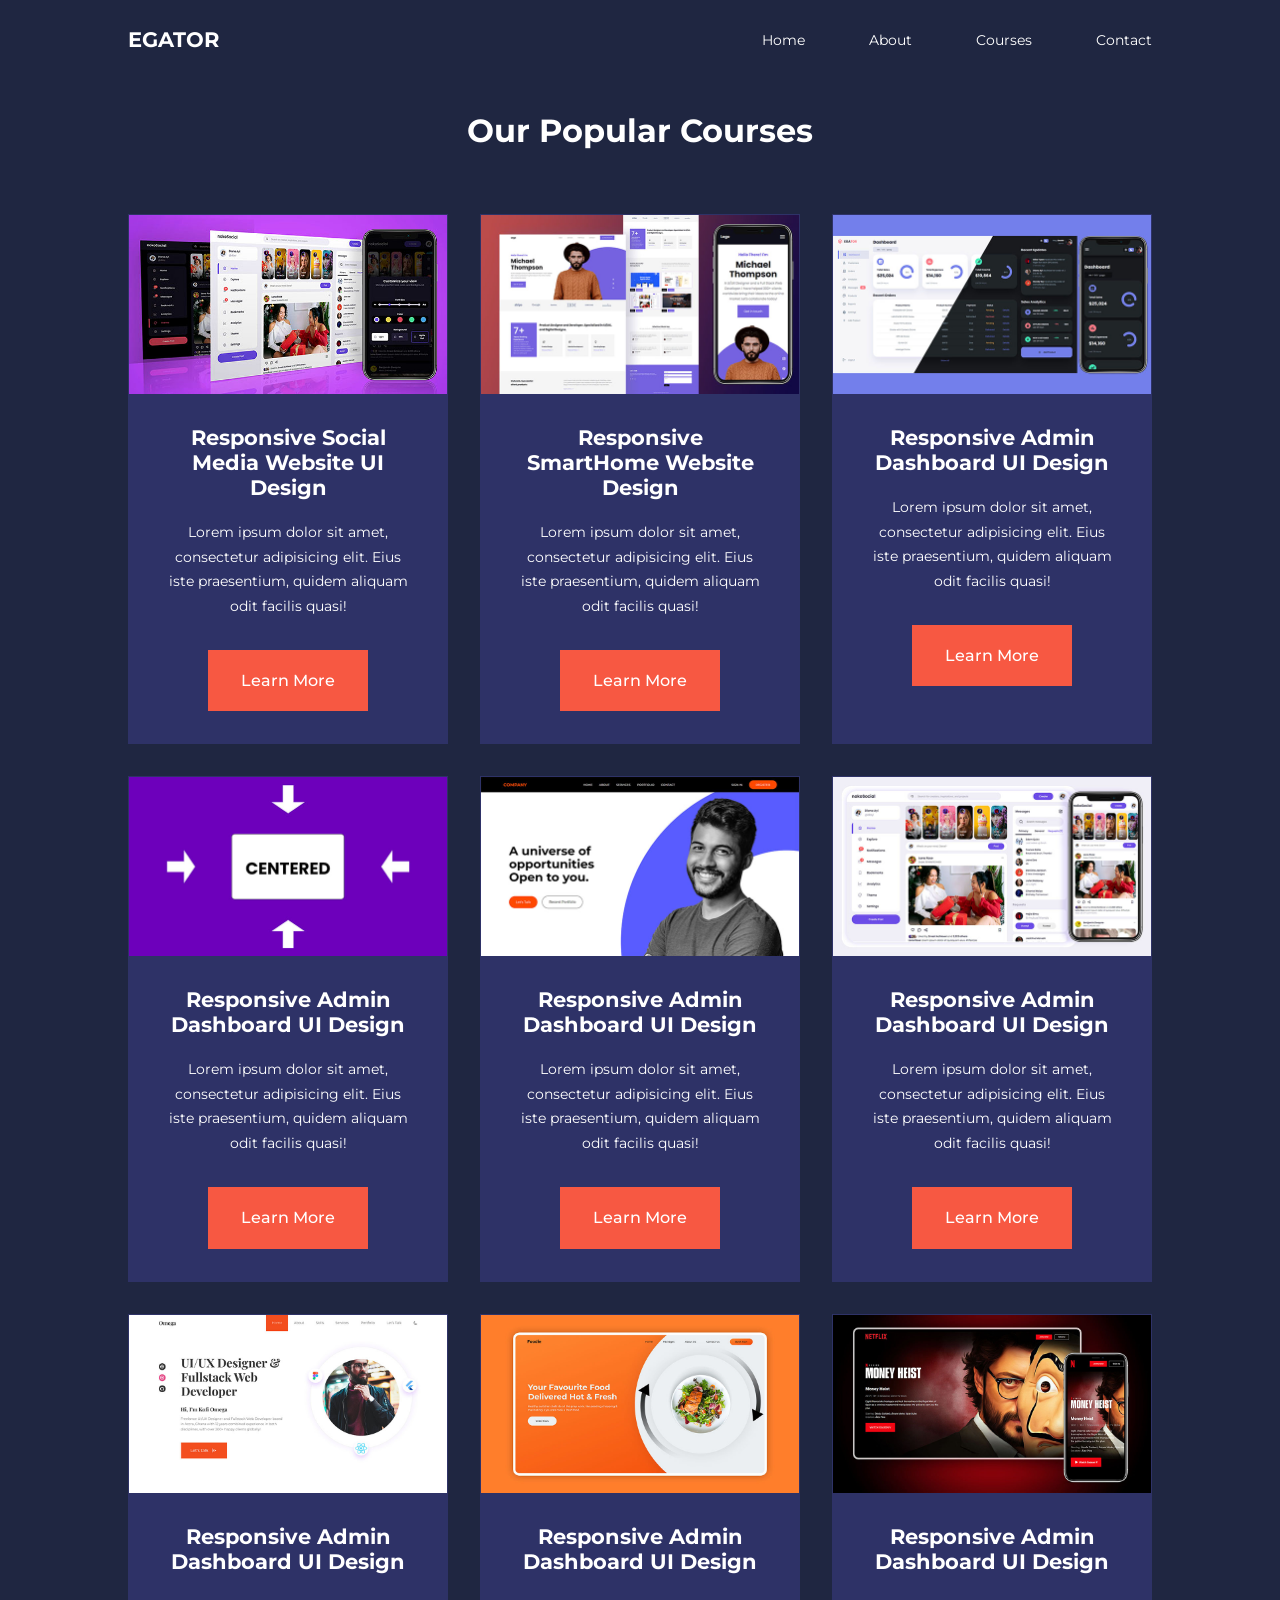
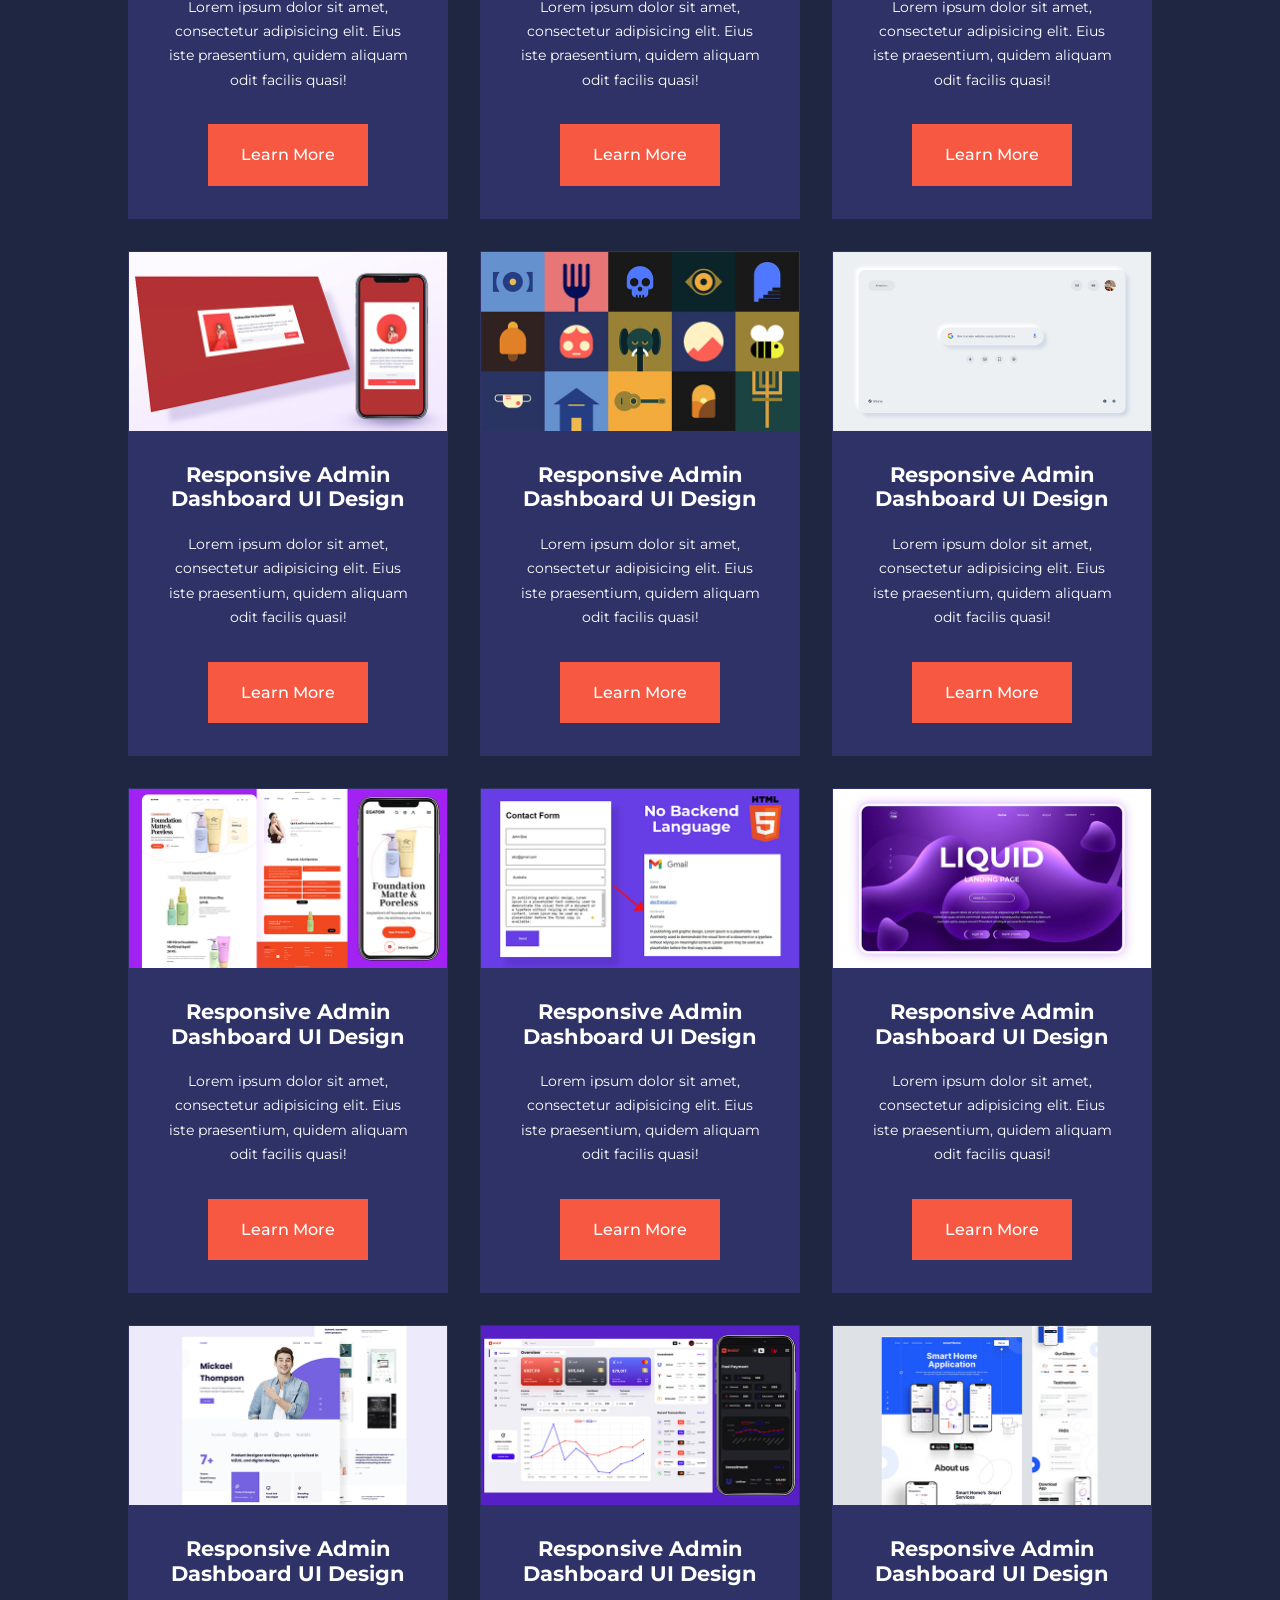
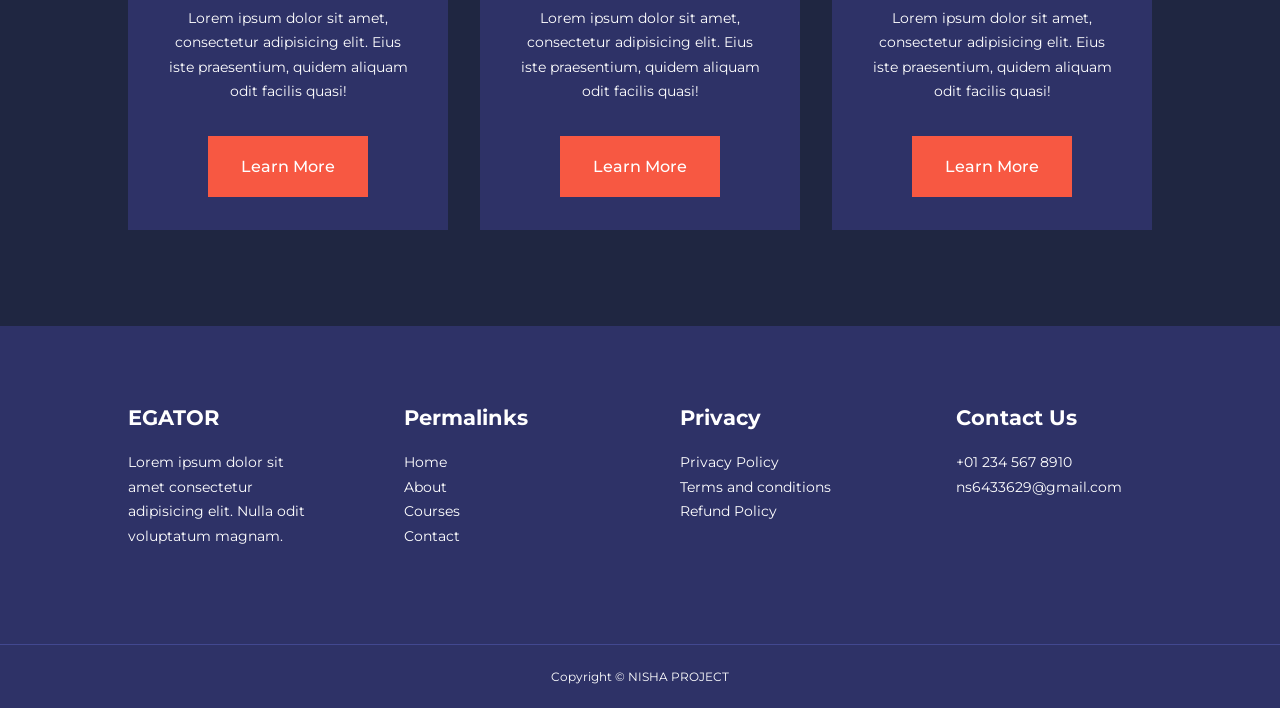
<file: courses.html>
<!DOCTYPE html>
<html lang="en">

<head>
    <meta charset="UTF-8">
    <meta name="viewport" content="width=device-width, initial-scale=1.0">
    <title>Responsive Multiple Education Website Using HTML, CSS & JavaScript</title>

    <link rel="stylesheet" href="./CSS/style.css">
    <link rel="stylesheet" href="./CSS/about.css">


    <!----- ICONSCOUT CDN ------>
    <link rel="stylesheet" href="https://unicons.iconscout.com/release/v4.2.0/css/line.css">

    <!-- GOOGLE FONTS (MONTSERRAT)  -->
    <link rel="preconnect" href="https://fonts.googleapis.com">
    <link rel="preconnect" href="https://fonts.gstatic.com" crossorigin>
    <link
        href="https://fonts.googleapis.com/css2?family=Montserrat:wght@300;400;500;600;700;800;900&family=Poppins:wght@100;200;300;400;600;700&display=swap"
        rel="stylesheet">

</head>

<body>
    <!-- =========================== START OF NAVBAR ====================  -->

    <!-- STYLESHEET  -->
    <style>
        .courses {
            margin-top: 1rem;
        }
    </style>

    <nav>
        <div class="container nav__container">
            <a href="index.html">
                <h4>EGATOR</h4>
            </a>
            <ul class="nav__menu">
                <li><a href="index.html">Home</a></li>
                <li><a href="about.html">About</a></li>
                <li><a href="courses.html">Courses</a></li>
                <li><a href="contact.html">Contact</a></li>
            </ul>
            <button id="open-menu-btn"><i class="uil uil-bars"></i></button>
            <button id="close-menu-btn"><i class="uil uil-multiply"></i></button>
        </div>
    </nav>
    <!-- =========================== END OF NAVBAR ====================  -->



    <!-- =========================== START OF COURSES ====================  -->
    <section class="courses">
        <h2>Our Popular Courses</h2>
        <div class="container courses_container">
            <article class="course">
                <div class="course_image">
                    <img src="./images/course1.jpg" alt="">
                </div>
                <div class="course_info">
                    <h4>Responsive Social Media Website UI Design</h4>
                    <p>Lorem ipsum dolor sit amet, consectetur adipisicing elit. Eius iste praesentium, quidem aliquam
                        odit facilis quasi!</p>
                    <a href="courses.html" class="btn btn-primary">Learn More</a>
                </div>
            </article>

            <article class="course">
                <div class="course_image">
                    <img src="./images/course2.jpg" alt="">
                </div>
                <div class="course_info">
                    <h4>Responsive SmartHome Website Design</h4>
                    <p>Lorem ipsum dolor sit amet, consectetur adipisicing elit. Eius iste praesentium, quidem aliquam
                        odit facilis quasi!</p>
                    <a href="courses.html" class="btn btn-primary">Learn More</a>
                </div>
            </article>

            <article class="course">
                <div class="course_image">
                    <img src="./images/course3.jpg" alt="">
                </div>
                <div class="course_info">
                    <h4>Responsive Admin Dashboard UI Design</h4>
                    <p>Lorem ipsum dolor sit amet, consectetur adipisicing elit. Eius iste praesentium, quidem aliquam
                        odit facilis quasi!</p>
                    <a href="courses.html" class="btn btn-primary">Learn More</a>
                </div>
            </article>

            <article class="course">
                <div class="course_image">
                    <img src="./images/course4.jpg" alt="">
                </div>
                <div class="course_info">
                    <h4>Responsive Admin Dashboard UI Design</h4>
                    <p>Lorem ipsum dolor sit amet, consectetur adipisicing elit. Eius iste praesentium, quidem aliquam
                        odit facilis quasi!</p>
                    <a href="courses.html" class="btn btn-primary">Learn More</a>
                </div>
            </article>

            <article class="course">
                <div class="course_image">
                    <img src="./images/course5.jpg" alt="">
                </div>
                <div class="course_info">
                    <h4>Responsive Admin Dashboard UI Design</h4>
                    <p>Lorem ipsum dolor sit amet, consectetur adipisicing elit. Eius iste praesentium, quidem aliquam
                        odit facilis quasi!</p>
                    <a href="courses.html" class="btn btn-primary">Learn More</a>
                </div>
            </article>

            <article class="course">
                <div class="course_image">
                    <img src="./images/course6.jpg" alt="">
                </div>
                <div class="course_info">
                    <h4>Responsive Admin Dashboard UI Design</h4>
                    <p>Lorem ipsum dolor sit amet, consectetur adipisicing elit. Eius iste praesentium, quidem aliquam
                        odit facilis quasi!</p>
                    <a href="courses.html" class="btn btn-primary">Learn More</a>
                </div>
            </article>

            <article class="course">
                <div class="course_image">
                    <img src="./images/course7.jpg" alt="">
                </div>
                <div class="course_info">
                    <h4>Responsive Admin Dashboard UI Design</h4>
                    <p>Lorem ipsum dolor sit amet, consectetur adipisicing elit. Eius iste praesentium, quidem aliquam
                        odit facilis quasi!</p>
                    <a href="courses.html" class="btn btn-primary">Learn More</a>
                </div>
            </article>

            <article class="course">
                <div class="course_image">
                    <img src="./images/course8.jpg" alt="">
                </div>
                <div class="course_info">
                    <h4>Responsive Admin Dashboard UI Design</h4>
                    <p>Lorem ipsum dolor sit amet, consectetur adipisicing elit. Eius iste praesentium, quidem aliquam
                        odit facilis quasi!</p>
                    <a href="courses.html" class="btn btn-primary">Learn More</a>
                </div>
            </article>

            <article class="course">
                <div class="course_image">
                    <img src="./images/course9.jpg" alt="">
                </div>
                <div class="course_info">
                    <h4>Responsive Admin Dashboard UI Design</h4>
                    <p>Lorem ipsum dolor sit amet, consectetur adipisicing elit. Eius iste praesentium, quidem aliquam
                        odit facilis quasi!</p>
                    <a href="courses.html" class="btn btn-primary">Learn More</a>
                </div>
            </article>

            <article class="course">
                <div class="course_image">
                    <img src="./images/course10.jpg" alt="">
                </div>
                <div class="course_info">
                    <h4>Responsive Admin Dashboard UI Design</h4>
                    <p>Lorem ipsum dolor sit amet, consectetur adipisicing elit. Eius iste praesentium, quidem aliquam
                        odit facilis quasi!</p>
                    <a href="courses.html" class="btn btn-primary">Learn More</a>
                </div>
            </article>

            <article class="course">
                <div class="course_image">
                    <img src="./images/course11.jpg" alt="">
                </div>
                <div class="course_info">
                    <h4>Responsive Admin Dashboard UI Design</h4>
                    <p>Lorem ipsum dolor sit amet, consectetur adipisicing elit. Eius iste praesentium, quidem aliquam
                        odit facilis quasi!</p>
                    <a href="courses.html" class="btn btn-primary">Learn More</a>
                </div>
            </article>

            <article class="course">
                <div class="course_image">
                    <img src="./images/course12.jpg" alt="">
                </div>
                <div class="course_info">
                    <h4>Responsive Admin Dashboard UI Design</h4>
                    <p>Lorem ipsum dolor sit amet, consectetur adipisicing elit. Eius iste praesentium, quidem aliquam
                        odit facilis quasi!</p>
                    <a href="courses.html" class="btn btn-primary">Learn More</a>
                </div>
            </article>

            <article class="course">
                <div class="course_image">
                    <img src="./images/course13.jpg" alt="">
                </div>
                <div class="course_info">
                    <h4>Responsive Admin Dashboard UI Design</h4>
                    <p>Lorem ipsum dolor sit amet, consectetur adipisicing elit. Eius iste praesentium, quidem aliquam
                        odit facilis quasi!</p>
                    <a href="courses.html" class="btn btn-primary">Learn More</a>
                </div>
            </article>

            <article class="course">
                <div class="course_image">
                    <img src="./images/course14.jpg" alt="">
                </div>
                <div class="course_info">
                    <h4>Responsive Admin Dashboard UI Design</h4>
                    <p>Lorem ipsum dolor sit amet, consectetur adipisicing elit. Eius iste praesentium, quidem aliquam
                        odit facilis quasi!</p>
                    <a href="courses.html" class="btn btn-primary">Learn More</a>
                </div>
            </article>

            <article class="course">
                <div class="course_image">
                    <img src="./images/course15.jpg" alt="">
                </div>
                <div class="course_info">
                    <h4>Responsive Admin Dashboard UI Design</h4>
                    <p>Lorem ipsum dolor sit amet, consectetur adipisicing elit. Eius iste praesentium, quidem aliquam
                        odit facilis quasi!</p>
                    <a href="courses.html" class="btn btn-primary">Learn More</a>
                </div>
            </article>

            <article class="course">
                <div class="course_image">
                    <img src="./images/course16.jpg" alt="">
                </div>
                <div class="course_info">
                    <h4>Responsive Admin Dashboard UI Design</h4>
                    <p>Lorem ipsum dolor sit amet, consectetur adipisicing elit. Eius iste praesentium, quidem aliquam
                        odit facilis quasi!</p>
                    <a href="courses.html" class="btn btn-primary">Learn More</a>
                </div>
            </article>

            <article class="course">
                <div class="course_image">
                    <img src="./images/course17.jpg" alt="">
                </div>
                <div class="course_info">
                    <h4>Responsive Admin Dashboard UI Design</h4>
                    <p>Lorem ipsum dolor sit amet, consectetur adipisicing elit. Eius iste praesentium, quidem aliquam
                        odit facilis quasi!</p>
                    <a href="courses.html" class="btn btn-primary">Learn More</a>
                </div>
            </article>

            <article class="course">
                <div class="course_image">
                    <img src="./images/course18.jpg" alt="">
                </div>
                <div class="course_info">
                    <h4>Responsive Admin Dashboard UI Design</h4>
                    <p>Lorem ipsum dolor sit amet, consectetur adipisicing elit. Eius iste praesentium, quidem aliquam
                        odit facilis quasi!</p>
                    <a href="courses.html" class="btn btn-primary">Learn More</a>
                </div>
            </article>
        </div>

    </section>
    <!-- =========================== END OF COURSES ====================  -->



    <!-- =========================== START OF FOOTER ====================  -->
    <footer class="Footer">
        <div class="container footer__container">
            <div class="footer__1">
                <a href="index.html" class="footer__logo">
                    <h4>EGATOR</h4>
                </a>
                <p>
                    Lorem ipsum dolor sit amet consectetur adipisicing elit. Nulla odit voluptatum magnam.
                </p>
            </div>

            <div class="footer_2">
                <h4>Permalinks</h4>
                <ul class="permalinks">
                    <li><a href="index.html">Home</a></li>
                    <li><a href="about.html">About</a></li>
                    <li><a href="courses.html">Courses</a></li>
                    <li><a href="contact.html">Contact</a></li>
                </ul>
            </div>


            <div class="footer__3">
                <h4>Privacy</h4>
                <ul class="privacy">
                    <li><a href="#">Privacy Policy</a></li>
                    <li><a href="#">Terms and conditions</a></li>
                    <li><a href="#">Refund Policy</a></li>
                </ul>
            </div>

            <div class="footer__4">
                <h4>Contact Us</h4>
                <div>
                    <p>+01 234 567 8910</p>
                    <p>ns6433629@gmail.com</p>
                </div>

                <ul class="footer__socials">
                    <li>
                        <a href="#"><i class="uil uil-facebook-f"></i></a>
                    </li>
                    <li>
                        <a href="#"><i class="uil uil-instagram-alt"></i></a>
                    </li>
                    <li>
                        <a href="#"><i class="uil uil-twitter"></i></a>
                    </li>
                    <li>
                        <a href="#"><i class="uil uil-linkedin-alt"></i></a>
                    </li>
                </ul>
            </div>
        </div>
        <div class="footer_copyright">
            <small>Copyright &copy; NISHA PROJECT </small>
        </div>
    </footer>
    <script src="./main.js"></script>
</body>

</html>
</file>
<file: CSS/style.css>
* {
  margin: 0;
  padding: 0;
  border: 0;
  outline: 0;
  text-decoration: none;
  list-style: none;
  box-sizing: border-box;
}

:root {
  --color-primary: #6c63ff;
  --color-success: #00bf8e;
  --color-warning: #f7c94b;
  --color-danger: #f75842;
  --color-danger-variant: rgba(247, 88, 66, 0.4);
  --color-white: #fff;
  --color-light: rgba(255, 255, 255, 0.7);
  --color-black: #000;
  --color-bg: #1f2641;
  --color-bg1: #2e3267;
  --color-bg2: #424890;

  --container-width-lg: 80%;
  --container-width-md: 90%;
  --container-width-sm: 94%;

  transition: all 400ms ease;
}

body {
  font-family: "Montserrat", sans-serif;
  line-height: 1.7;
  color: var(--color-white);
  background-color: var(--color-bg);
}

.container {
  width: var(--container-width-lg);
  margin: 0 auto;
}

section {
  padding: 6rem 0;
}

section h2 {
  text-align: center;
  margin-bottom: 4rem;
}

h1,
h2,
h3,
h4,
h5 {
  line-height: 1.2;
}

h1 {
  font-size: 2.4rem;
}

h2 {
  font-size: 2rem;
}

h3 {
  font-size: 1.6rem;
}

h4 {
  font-size: 1.3rem;
}

a {
  color: var(--color-white);
}

img {
  width: 100%;
  display: block;
  object-fit: cover;
}

.btn {
  display: inline-block;
  background: var(--color-white);
  color: var(--color-black);
  padding: 1rem 2rem;
  border: 1px solid transparent;
  font-weight: 500;
  transition: var(--transition);
}

.btn:hover {
  background: transparent;
  color: var(--color-white);
  border-color: var(--color-white);
}

.btn-primary {
  background: var(--color-danger);
  color: var(--color-white);
}

/* =========================== START OF NAVBAR ==================== */
nav {
  background-color: transparent;
  width: 100vw; /* <--- entire width of the screen okay so no matter the device that we are viewing this website -->*/
  height: 5rem; /* 5 rem means 5 time 16 px (5rem=80px)*/
  position: fixed;
  top: 0;
  z-index: 11; /*so that is always on top of everything on the page*/
}


/* change navbar styles on scroll using javascript  */
.window-scroll {
  background: var(--color-primary);
  box-shadow: 0 1rem 2rem rgba(0, 0, 0, 0.2);
}

.nav__container {
  height: 100%;
  display: flex;
  justify-content: space-between;
  align-items: center;
}

nav button {
  display: none;
}

.nav__menu {
  display: flex;
  align-items: center;
  gap: 4rem;
}

.nav__menu a {
  font-size: 0.9rem;
  transition: var(--transition);
}

.nav__menu a:hover {
  color: var(--color-bg2);
}
/* =========================== END OF NAVBAR ==================== */



/* =========================== START OF HEADER ==================== */
header {
  position: relative;
  top: 5rem;
  overflow: hidden;
  height: 70vh;
  margin-bottom: 5rem;
}
.header_container {
  display: grid;
  grid-template-columns: 1fr 1fr;
  align-items: center;
  gap: 5rem;
  height: 100%;
}
.header_left p {
  margin: 1rem 0 2.4rem;
}
/* =========================== END OF HEADER ==================== */



/* =========================== START OF CATEGORIES ====================  */
.categories {
  background: var(--color-bg1);
  height: 32rem;
}

.categories h1 {
  line-height: 1;
  margin-bottom: 3rem;
}

.categories__container {
  display: grid;
  grid-template-columns: 40% 60%;
}

.categories__left {
  margin-right: 4rem;
}

.categories__left p {
  margin: 1rem 0 3rem;
}

.categories__right {
  display: grid;
  grid-template-columns: repeat(3, 1fr);
  gap: 1.2rem;
}

.category {
  background: var(--color-bg2);
  padding: 2rem;
  border-radius: 2rem;
  transition: var(--transition);
}

.category:hover {
  box-shadow: 0 3rem 3rem rgba(0, 0, 0, 0.3);
  z-index: 1;
}

.category:nth-child(2) .category__icon {
  background: var(--color-danger);
}

.category:nth-child(3) .category__icon {
  background: var(--color-success);
}

.category:nth-child(4) .category__icon {
  background: var(--color-warning);
}

.category:nth-child(5) .category__icon {
  background: var(--color-success);
}

.category:nth-child(6) .category__icon {
  background: var(--color-primary);
}

.category__icon {
  background: var(--color-primary);
  padding: 0.7rem;
  border-radius: 0.9rem;
}

.category h5 {
  margin: 2rem 0 1rem;
}

.category p {
  font-size: 0.85rem;
}
/* =========================== START OF CATEGORIES ====================  */



/* =========================== START OF POPULAR COURSES ====================  */
.courses {
  margin-top: 10rem;
}
.courses_container {
  display: grid;
  grid-template-columns: repeat(3, 1fr);
  gap: 2rem;
}
.course {
  background: var(--color-bg1);
  text-align: center;
  border: 1px solid transparent;
  transition: var(--transition);
}
.course:hover {
  background: transparent;
  border-color: var(--color-primary);
}
.course_info {
  padding: 2rem;
}
.course_info p {
  margin: 1.2rem 0 2rem;
  font-size: 0.9rem;
}
/* =========================== END OF POPULAR COURSES ====================  */



/* =========================== START OF FREQUENTLY ==================== */
.faqs {
  background: var(--color-bg1);
  box-shadow: 0 0 3rem rgba(0, 0, 0, 0.5);
}

.faqs__container {
  display: grid;
  grid-template-columns: 1fr 1fr;
  gap: 1rem;
}

.faq {
  padding: 2rem;
  display: flex;
  align-items: center;
  gap: 1.4rem;
  height: fit-content;
  background: var(--color-primary);
  cursor: pointer;
}

.faq h4 {
  font-size: 1rem;
  line-height: 2.1;
}

.faq__icon {
  align-self: flex-start;
  font-size: 1.2rem;
}

.faq p {
  margin-top: 0.8rem;
  display: none;
}

.faq.open p {
  display: block;
}
/* =========================== START OF FREQUENTLY ==================== */



/* =========================== START OF TESTIMONAILS ==================== */
.testimonials_container {
  overflow-x: hidden;
  position: relative;
  margin-bottom: 5rem;
  margin-top: 5rem;
}
.testimonial {
  padding-top: 2rem;
  padding-bottom: 5rem;
}
.avatar {
  width: 6rem;
  height: 6rem;
  border-radius: 50%;
  overflow: hidden;
  margin: 0 auto 1rem;
  border: 1rem solid var(--color-bg1);
}
.testimonials_info {
  text-align: center;
}
.testimonial_body {
  background: var(--color-primary);
  padding: 2rem;
  margin-top: 3rem;
  position: relative;
}
.testimonial_body::before {
  position: absolute;
  content: "";
  display: block;
  background: linear-gradient(
    135deg,
    transparent,
    var(--color-primary),
    var(--color-primary),
    var(--color-primary)
  );
  width: 3rem;
  height: 3rem;
  left: 50%;
  top: -1.5rem;
  transform: rotate(45deg);
}
/* =========================== END OF TESTIMONIAL ==================== */



/* =========================== START OF FOOTER ==================== */
footer {
  background: var(--color-bg1);
  padding-top: 5rem;
  font-size: 0.9rem;
}

.footer__container {
  display: grid;
  grid-template-columns: repeat(4, 1fr);
  gap: 5rem;
}

.footer__container > div h4 {
  margin-bottom: 1.2rem;
}

.footer__1 p {
  margin: 0 0 2rem;
}

.footer ul li {
  margin-bottom: 0.7rem;
}

footer ul li a:hover {
  text-decoration: underline;
}

.footer__socials {
  display: flex;
  gap: 1rem;
  font-size: 1.2rem;
  margin-top: 2rem;
}

.footer_copyright {
  text-align: center;
  margin-top: 4rem;
  padding: 1.2rem 0;
  border-top: 1px solid var(--color-bg2);
}
/* =========================== END OF FOOTER ==================== */



/* ================================= MEDIA QUERIES (TABLETS) ================================  */
@media screen and (max-width: 1024px) {
  .container {
    width: var(--container-width-md);
  }
  h1 {
    font-size: 2.2rem;
  }
  h2 {
    font-size: 1.7rem;
  }
  h3 {
    font-size: 1.4rem;
  }
  h4 {
    font-size: 1.2rem;
  }

  /* ==================== NAVBAR ====================  */
  nav button {
    display: inline-block;
    background: transparent;
    font-size: 1.8rem;
    color: var(--color-white);
    cursor: pointer;
  }

  nav button#close-menu-btn {
    display: none;
  }

  .nav__menu {
    position: fixed;
    top: 5rem;
    right: 5%;
    height: fit-content;
    width: 18rem;
    flex-direction: column;
    gap: 0;
    display: none;
  }
  .nav__menu li {
    width: 100%;
    height: 5.8rem;
    animation: animateNavItems 400ms linear forwards;
    transform-origin: top right;
    opacity: 0;
  }
  .nav__menu li:nth-child(2) {
    animation-delay: 200ms;
  }
  .nav__menu li:nth-child(3) {
    animation-delay: 400ms;
  }
  .nav__menu li:nth-child(4) {
    animation-delay: 600ms;
  }

  @keyframes animateNavItems {
    0% {
      transform: rotateZ(-90deg) rotateX(90deg) scale(0.1);
    }
    100% {
      transform: rotateZ(0) rotateX(0) scale(1);
      opacity: 1;
    }
  }

  .nav__menu li a {
    background: var(--color-primary);
    box-shadow: -4rem 6rem 10rem rgba(0, 0, 0, 0.6);
    width: 100%;
    height: 100%;
    display: grid;
    place-items: center;
  }
  .nav__menu li a:hover {
    background: var(--color-bg2);
    color: var(--color-white);
  }

  /* ======= HEADER ========= */
  header {
    height: 52vh;
    margin-bottom: 4rem;
  }

  .header_container {
    gap: 0;
    padding-bottom: 3rem;
  }

  /* =================== CATEGORIES =================== */
  .categories {
    height: auto;
  }

  .categories__container {
    grid-template-columns: 1fr;
    gap: 3rem;
  }

  .categories__left {
    margin-right: 0;
  }

  /* =================== POPULAR COURSES =================== */
  .courses {
    margin-top: 0;
  }

  .courses_container {
    grid-template-columns: 1fr 1fr;
  }

  /* =================== FAQs =================== */
  faqs__container {
    grid-template-columns: 1fr;
  }

  .faq {
    padding: 1.5rem;
  }

  /* =================== FOOTER =================== */
  .footer__container {
    grid-template-columns: 1fr 1fr;
  }
}

/* =================================== MEDIA QUERIES (PHONES) ================================= */
@media screen and (max-width: 600px) {
  .container {
    width: var(--container-width-sm);
  }

  /* =================================== NAVBAR ================================= */
  .nav__menu {
    right: 3%;
  }

  /* =================================== HEADER ================================= */
  header {
    height: 100vh;
  }

  .header_container {
    grid-template-columns: 1fr;
    text-align: center;
    margin-top: 0;
  }

  header_left p {
    margin-bottom: 1.3rem;
  }

  /* =================================== CATEGORIES ================================= */
  .categories__right {
    grid-template-columns: 1fr 1fr;
    gap: 0.7rem;
  }

  .category {
    padding: 1rem;
    border-radius: 1rem;
  }

  .category__icon {
    margin-top: 4px;
    display: inline-block;
  }

  /* =================================== POPULAR COURSES  ================================= */
  .courses_container {
    grid-template-columns: 1fr;
  }

  /* =================================== FREQUENTLY  ================================= */
  .faqs__container {
    grid-template-columns: 1fr;
  }

  /* =================================== TESTIMONIALS  ================================= */
  .testestimonial_body {
    padding: 1.2rem;
  }

  /* =================================== FOOTER  =================================  */
  .footer__container {
    grid-template-columns: 1fr;
    text-align: center;
    gap: 2rem;
  }

  .footer__1 p {
    margin: 1rem auto;
  }

  .footer__socials {
    justify-content: center;
  }
}
</file>
<file: CSS/about.css>
/* =============================== ACHIEVEMENTS ===============================  */
.about__achievements {
  margin-top: 3rem;
}

.about__achievements-container {
  display: grid;
  grid-template-columns: 40% 60%;
  gap: 5rem;
}

.about__achievements-right > p {
  margin: 1.6rem 0 2.5rem;
}

.achievements__cards {
  display: grid;
  grid-template-columns: repeat(3, 1fr);
  gap: 1.5rem;
}

.achievements__card {
  background: var(--color-bg1);
  padding: 1.6rem;
  border-radius: 1rem;
  text-align: center;
  transition: var(--transition);
}

.achievements__card:hover {
  background: var(--color-bg2);
  box-shadow: 0 3rem 3rem rgba(0, 0, 0, 0.3);
}

.achievement__icons {
  background: var(--color-danger);
  padding: 0.6rem;
  border-radius: 1rem;
  display: inline-block;
  margin-bottom: 2rem;
  font-size: 2rem;
}

.achievements__card:nth-child(2) .achievement__icons {
  background: var(--color-success);
}

.achievements__card:nth-child(3) .achievement__icons {
  background: var(--color-primary);
}

/* ================== TEAM ==================   */
.team {
  background: var(--color-bg1);
  box-shadow: inset 0 0 3rem rgba(0, 0, 0, 0.5);
}

.team__container {
  display: grid;
  grid-template-columns: repeat(4, 1fr);
  gap: 2rem;
}

.team__member {
  background: var(--color-bg2);
  padding: 2rem;
  border: 1px solid transparent;
  transition: var(--transition);
  position: relative;
  overflow: hidden;
}

.team__member:hover {
  background: transparent;
  border-color: var(--color-primary);
}

.team__member-image img {
  filter: saturate(0);
}

.team__member:hover img {
  filter: saturate(1);
}

.team__member-info * {
  text-align: center;
  margin-top: 1.4rem;
}

.team__member-info p {
  color: var(--color-light);
}

.team__member-socials {
  position: absolute;
  top: 50%;
  transform: translateY(-50%);
  right: -100%;
  display: flex;
  flex-direction: column;
  background: var(--color-primary);
  border-radius: 1rem 0 0 1rem;
  box-shadow: -2rem 0 2rem rgba(0, 0, 0, 0.3);
  transition: var(--transition);
}

.team__member:hover .team__member-socials {
  right: 0;
}

.team__member-socials a {
  padding: 1rem;
}

/* ===================== MEDIA QUERIES (TABLETS)======================== */
@media screen and (max-width: 1024px) {
  .about__achievements {
    margin-top: 2rem;
  }

  .about__achievements-container {
    grid-template-columns: 1fr;
    gap: 4rem;
  }

  .about__achievements-left {
    width: 80%;
    margin: 0 auto;
  }

  .team__container {
    grid-template-columns: repeat(3, 1fr);
    gap: 1.5rem;
  }

  .team__member {
    padding: 1rem;
  }
}

/* ===================== MEDIA QUERIES (PHONES)======================== */
@media screen and (max-width: 600px) {
  .achievements__cards {
    grid-template-columns: 1fr 1fr;
    gap: 0.7rem;
  }

  .team__container {
    grid-template-columns: 1fr 1fr;
    gap: 0.7rem;
  }

  .team__member {
    padding: 0;
  }

  .team__member p {
    margin-bottom: 1.5rem;
  }
}
</file>
<file: CSS/contact.css>
.contact_container {
  background: var(--color-bg1);
  padding: 4rem;
  display: grid;
  grid-template-columns: 40% 60%;
  gap: 4rem;
  height: 30rem;
  margin: 7rem auto;
  border-radius: 1rem;
}
/* ================== ASIDE ==================   */
.contact_aside {
  background: var(--color-primary);
  padding: 3rem;
  border-radius: 1rem;
  position: relative;
  bottom: 10rem;
}
.aside_image {
  width: 12rem;
  margin-bottom: 2rem;
}
.contact_aside h2 {
  text-align: left;
  margin-bottom: 1rem;
}
.contact_aside p {
  font-size: 0.9rem;
  margin-bottom: 2rem;
}
.contact_details li {
  display: flex;
  gap: 1rem;
  align-items: center;
  margin-bottom: 1rem;
}
.contact_socials {
  display: flex;
  gap: 0.8rem;
  margin-top: 3rem;
}
.contact_socials a {
  background: var(--color-bg2);
  padding: 0.75rem;
  border-radius: 50%;
  font-size: 1rem;
  transition: var(--transition);
}
.contact_socials a:hover {
  background: transparent;
}
/* ================== FORM ==================   */
.contact_form {
  display: flex;
  flex-direction: column;
  gap: 1.2rem;
  margin-right: 4rem;
}
.form_name {
  display: flex;
  gap: 1.2rem;
}
.contact_form input[type="text"] {
  width: 50%;
}

input,
textarea {
  width: 100%;
  padding: 1rem;
  background: var(--color-bg);
  color: var(--color-white);
}
.contact_form .btn {
  width: max-content;
  margin-top: 1rem;
  cursor: pointer;
}
/* ===================== MEDIA QUERIES (TABLETS)======================== */
@media screen and (max-width: 1024px) {
  .contact {
    padding-bottom: 0;
  }
  .contact_container {
    gap: 1.5rem;
    margin-top: 3rem;
    height: auto;
    padding: 1.5rem;
  }
  .contact_aside {
    width: auto;
    padding: 1.5rem;
    bottom: 0;
  }
  .contact_form {
    align-self: center;
    margin-right: 1.5rem;
  }
}

/* ===================== MEDIA QUERIES (PHONES)======================== */
@media screen and (max-width: 600px) {
  .contact_container {
    grid-template-columns: 1fr;
    gap: 3rem;
    margin-top: 0;
    padding: 0;
  }
  .contact_form {
    margin: 0 1.5rem 3rem;
  }

  .form_name {
    flex-direction: column;
  }
  .form_name input[type="text"] {
    width: 100%;
  }
}
</file>
